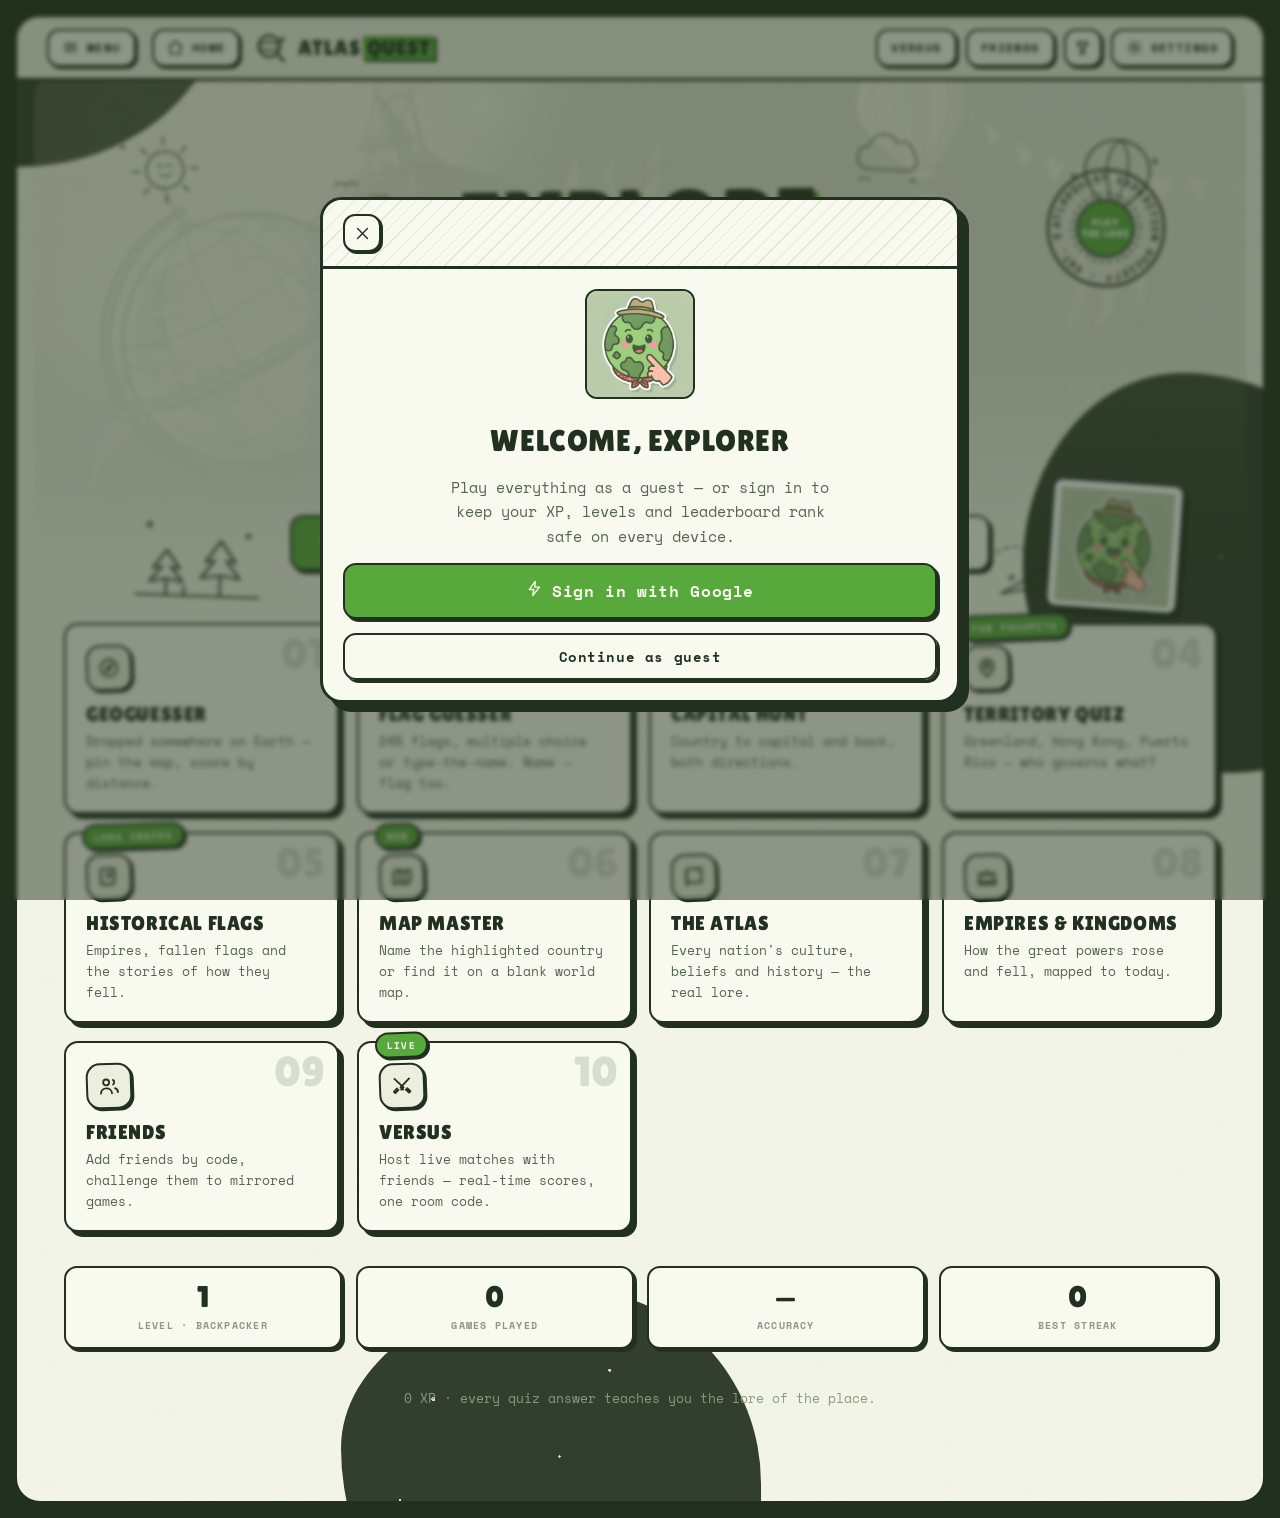
<file: index.html>
<!DOCTYPE html>
<html lang="en" data-theme="dark">
<head>
<meta charset="UTF-8">
<meta name="viewport" content="width=device-width, initial-scale=1.0, viewport-fit=cover">
<title>AtlasQuest — Explore the world. Learn its lore.</title>
<meta name="description" content="A free geography playground: GeoGuesser, flag quizzes, capitals, territories, historical flags and the lore of every nation.">
<link rel="icon" href="data:image/svg+xml,%3Csvg xmlns='http://www.w3.org/2000/svg' viewBox='0 0 64 64'%3E%3Crect width='64' height='64' rx='14' fill='%23171410'/%3E%3Ccircle cx='32' cy='32' r='19' fill='none' stroke='%23F5D920' stroke-width='4'/%3E%3Cellipse cx='32' cy='32' rx='19' ry='7' fill='none' stroke='%23F5D920' stroke-width='2.5'/%3E%3Cpath d='M45 45l9 9' stroke='%23F5D920' stroke-width='4' stroke-linecap='round'/%3E%3C/svg%3E">
<link rel="preload" href="assets/fonts/Anton-400.woff2" as="font" type="font/woff2" crossorigin>
<link rel="preload" href="assets/fonts/SpaceMono-400.woff2" as="font" type="font/woff2" crossorigin>
<link rel="stylesheet" href="vendor/leaflet/leaflet.css">
<link rel="stylesheet" href="css/styles.css">
</head>
<body>
  <div class="paper-frame">
    <div class="bg-orbs" aria-hidden="true">
      <div class="orb orb-1"></div>
      <div class="orb orb-2"></div>
      <div class="orb orb-3"></div>
      <div class="grid-lines"></div>
    </div>

    <header class="topbar" id="topbar">
      <button class="iconbtn labeled" id="drawerBtn" title="Menu" aria-label="Open menu" aria-expanded="false"><span class="btn-label">Menu</span></button>
      <a class="iconbtn labeled home-btn" id="homeBtn" href="#/" title="Home" aria-label="Home">
        <svg class="ico" viewBox="0 0 24 24" fill="none" stroke="currentColor" stroke-width="2" stroke-linecap="round" stroke-linejoin="round" aria-hidden="true"><path d="M3 10.5 12 3l9 7.5"/><path d="M5 9.5V21h14V9.5"/></svg>
        <span class="btn-label">Home</span>
      </a>
      <a class="brand" href="#/">
        <svg class="brand-globe" viewBox="0 0 40 40" fill="none" aria-hidden="true">
          <circle cx="18" cy="18" r="12.5" stroke="currentColor" stroke-width="2.6"/>
          <ellipse cx="18" cy="18" rx="12.5" ry="5" stroke="currentColor" stroke-width="2"/>
          <path d="M27.5 27.5 35 35" stroke="currentColor" stroke-width="3" stroke-linecap="round"/>
          <path d="M33 5.5l1.1 3.4 3.4 1.1-3.4 1.1-1.1 3.4-1.1-3.4-3.4-1.1 3.4-1.1z" fill="currentColor"/>
        </svg>
        <span class="brand-name">Atlas<b>Quest</b></span>
      </a>
      <div class="topbar-right">
        <a class="iconbtn labeled" id="versusBtn" href="#/versus" title="Versus — live matches"><span class="btn-label">Versus</span></a>
        <a class="iconbtn labeled" id="friendsBtn" href="#/friends" title="Friends"><span class="btn-label">Friends</span></a>
        <button class="iconbtn" id="lbBtn" title="Leaderboard" aria-label="Leaderboard"></button>
        <button class="iconbtn" id="settingsBtn" title="Settings" aria-label="Settings"><span class="btn-label">Settings</span></button>
      </div>
    </header>

    <main id="view" class="view" tabindex="-1"></main>

    <div class="drawer-scrim" id="drawerScrim" aria-hidden="true"></div>
    <aside class="drawer" id="drawer" aria-label="Menu">
      <div class="drawer-head">
        <button class="iconbtn" id="drawerClose" title="Close menu" aria-label="Close menu"></button>
      </div>
      <button class="profile-card" id="profileCard">
        <span class="profile-ava" id="profileAva"></span>
        <span class="profile-info">
          <span class="profile-name" id="profileName">Explorer</span>
          <span class="profile-lvl" id="profileLvl">Lv 1 · Backpacker</span>
        </span>
      </button>
      <div class="drawer-xp" id="xpChip" title="XP">
        <span class="xp-bar"><span class="xp-fill" style="width:0%"></span></span>
        <span class="drawer-xp-num" id="xpNum">0 XP</span>
      </div>
      <button class="account-row" id="accountRow" hidden></button>
      <nav class="drawer-nav" id="mainnav" aria-label="Main navigation"></nav>
      <div class="drawer-foot">AtlasQuest Expedition Society</div>
    </aside>

  <div id="modalRoot"></div>
  <div id="toastRoot" class="toast-root" aria-live="polite"></div>
  <canvas id="confetti" class="confetti-canvas" aria-hidden="true"></canvas>

  <script src="vendor/leaflet/leaflet.js"></script>
  <script src="vendor/topo/topojson-client.min.js"></script>
  <script src="vendor/mapillary/mapillary.js"></script>
  <script src="vendor/peerjs.min.js"></script>
  <script src="vendor/supabase.js"></script>
  <link rel="stylesheet" href="vendor/mapillary/mapillary.css">
  <script type="module" src="js/main.js"></script>
  <noscript>AtlasQuest needs JavaScript to run.</noscript>
  <aside class="lb-panel" id="lbPanel" aria-label="Leaderboard"></aside>

</body>
</html>
</file>
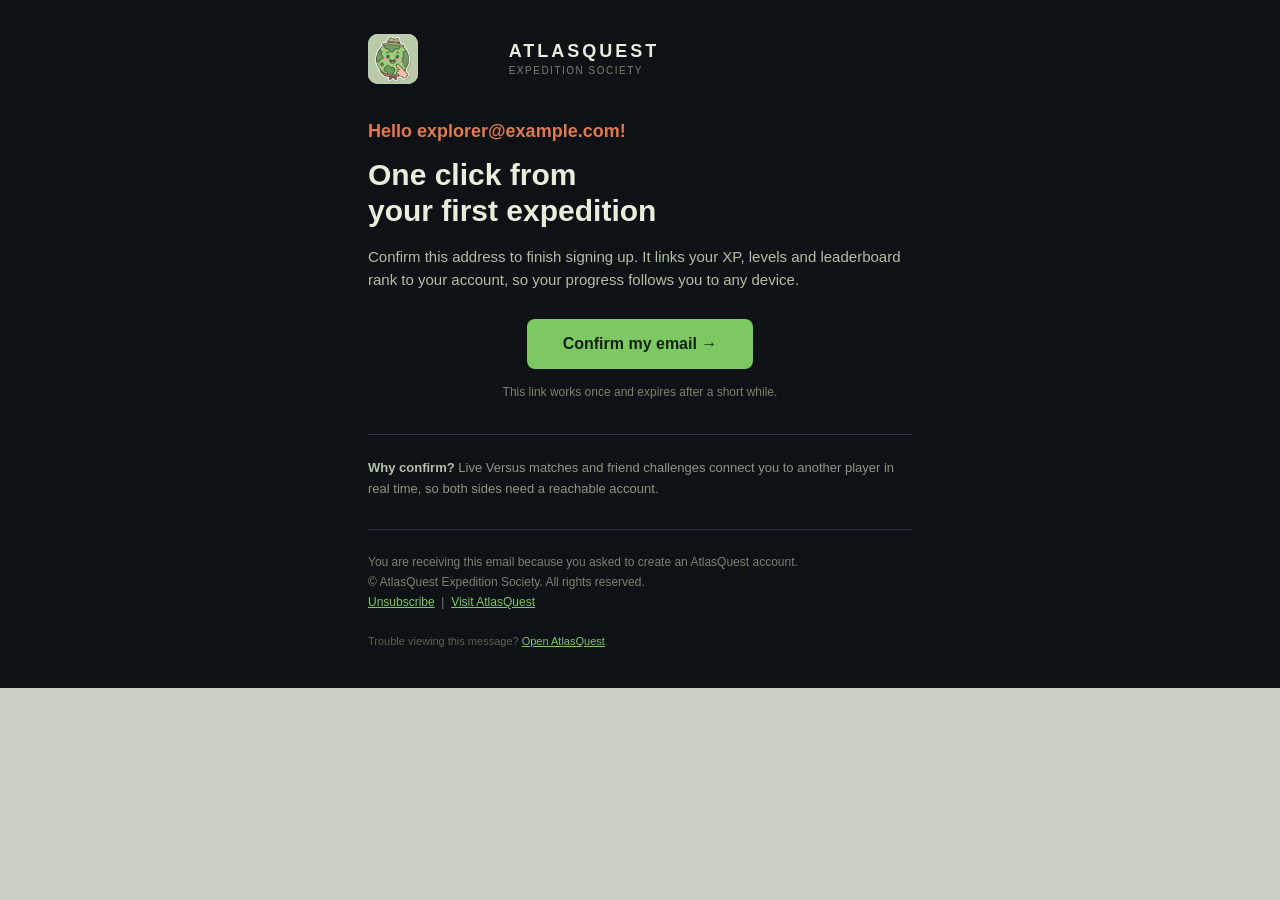
<file: email/preview-confirm-signup.html>
<!DOCTYPE html>
<!-- PREVIEW ONLY - the Supabase template is a fragment; this adds the wrapper Supabase supplies. -->
<html lang="en"><head><meta charset="utf-8"><meta name="viewport" content="width=device-width,initial-scale=1">
<meta name="color-scheme" content="dark"><title>AtlasQuest email preview</title></head>
<body style="margin:0;padding:0;background-color:#c9d0c4;">
<div style="display:none;max-height:0;max-width:0;overflow:hidden;opacity:0;color:transparent;">Confirm your email to finish setting up AtlasQuest.</div>

<table role="presentation" width="100%" cellpadding="0" cellspacing="0" border="0" bgcolor="#0e1116" style="background-color:#0e1116;width:100%;">
<tr>
<td align="center" style="padding:0;">

  <table role="presentation" width="100%" cellpadding="0" cellspacing="0" border="0" style="width:100%;max-width:600px;background-color:#0e1116;">

    <tr>
      <td style="padding:34px 28px 0;">
        <table role="presentation" width="100%" cellpadding="0" cellspacing="0" border="0">
          <tr>
            <td valign="middle" style="padding:0;">
              <table role="presentation" cellpadding="0" cellspacing="0" border="0">
                <tr>
                  <td align="center" bgcolor="#ffffff" style="background-color:#ffffff;border-radius:10px;width:50px;height:50px;">
                    <img src="https://abdulcoder18.github.io/AtlasQuest/assets/email/atlasquest-mascot.png" width="50" height="50" alt="AtlasQuest" style="display:block;width:50px;height:50px;border-radius:10px;border:0;outline:none;text-decoration:none;">
                  </td>
                </tr>
              </table>
            </td>
            <td valign="middle" style="padding:0 0 0 14px;">
              <div style="font-family:'Trebuchet MS',Verdana,Geneva,sans-serif;font-size:18px;font-weight:bold;letter-spacing:3px;color:#e5f0da;line-height:1;">ATLASQUEST</div>
              <div style="font-family:Verdana,Geneva,sans-serif;font-size:10px;letter-spacing:1.5px;color:#75856e;line-height:1;padding-top:6px;">EXPEDITION SOCIETY</div>
            </td>
          </tr>
        </table>
      </td>
    </tr>

    <tr>
      <td style="padding:36px 28px 0;">
        <div style="font-family:'Trebuchet MS',Verdana,Geneva,sans-serif;font-size:18px;font-weight:bold;color:#e2794f;line-height:1.3;">Hello explorer@example.com!</div>
      </td>
    </tr>

    <tr>
      <td style="padding:14px 28px 0;">
        <div style="font-family:'Trebuchet MS',Verdana,Geneva,sans-serif;font-size:30px;font-weight:bold;line-height:36px;color:#e5f0da;">One click from<br>your first expedition</div>
      </td>
    </tr>

    <tr>
      <td style="padding:16px 28px 0;">
        <div style="font-family:Verdana,Geneva,sans-serif;font-size:15px;line-height:23px;color:#afc2a6;">Confirm this address to finish signing up. It links your XP, levels and leaderboard rank to your account, so your progress follows you to any device.</div>
      </td>
    </tr>

    <tr>
      <td align="center" style="padding:28px 28px 0;">
        <table role="presentation" cellpadding="0" cellspacing="0" border="0" align="center">
          <tr>
            <td align="center" bgcolor="#7cc961" style="background-color:#7cc961;border-radius:8px;">
              <a href="https://abdulcoder18.github.io/AtlasQuest/#/flags" target="_blank" style="display:inline-block;padding:16px 36px;font-family:'Trebuchet MS',Verdana,Geneva,sans-serif;font-size:16px;font-weight:bold;color:#14200f;text-decoration:none;border-radius:8px;">Confirm my email&nbsp;&rarr;</a>
            </td>
          </tr>
        </table>
      </td>
    </tr>

    <tr>
      <td align="center" style="padding:14px 28px 0;">
        <div style="font-family:Verdana,Geneva,sans-serif;font-size:12px;line-height:19px;color:#75856e;">This link works once and expires after a short while.</div>
      </td>
    </tr>

    <tr>
      <td style="padding:32px 28px 0;">
        <table role="presentation" width="100%" cellpadding="0" cellspacing="0" border="0"><tr><td height="1" bgcolor="#2c3542" style="font-size:0;line-height:0;">&nbsp;</td></tr></table>
      </td>
    </tr>

    <tr>
      <td style="padding:22px 28px 0;">
        <div style="font-family:Verdana,Geneva,sans-serif;font-size:13px;line-height:21px;color:#8b9883;"><strong style="color:#afc2a6;">Why confirm?</strong> Live Versus matches and friend challenges connect you to another player in real time, so both sides need a reachable account.</div>
      </td>
    </tr>

    <tr>
      <td style="padding:30px 28px 38px;">
        <table role="presentation" width="100%" cellpadding="0" cellspacing="0" border="0"><tr><td height="1" bgcolor="#2c3542" style="font-size:0;line-height:0;">&nbsp;</td></tr></table>
        <div style="font-family:Verdana,Geneva,sans-serif;font-size:12px;line-height:20px;color:#75856e;padding-top:22px;">You are receiving this email because you asked to create an AtlasQuest account.<br>&copy; AtlasQuest Expedition Society. All rights reserved.<br><a href="https://abdulcoder18.github.io/AtlasQuest/" style="color:#7cc961;text-decoration:underline;">Unsubscribe</a>&nbsp;&nbsp;|&nbsp;&nbsp;<a href="https://abdulcoder18.github.io/AtlasQuest/" style="color:#7cc961;text-decoration:underline;">Visit AtlasQuest</a></div>
        <div style="font-family:Verdana,Geneva,sans-serif;font-size:11px;line-height:18px;color:#55654e;padding-top:20px;">Trouble viewing this message? <a href="https://abdulcoder18.github.io/AtlasQuest/#/flags" style="color:#7cc961;">Open AtlasQuest</a>.</div>
      </td>
    </tr>

  </table>

</td>
</tr>
</table>
</body></html>
</file>
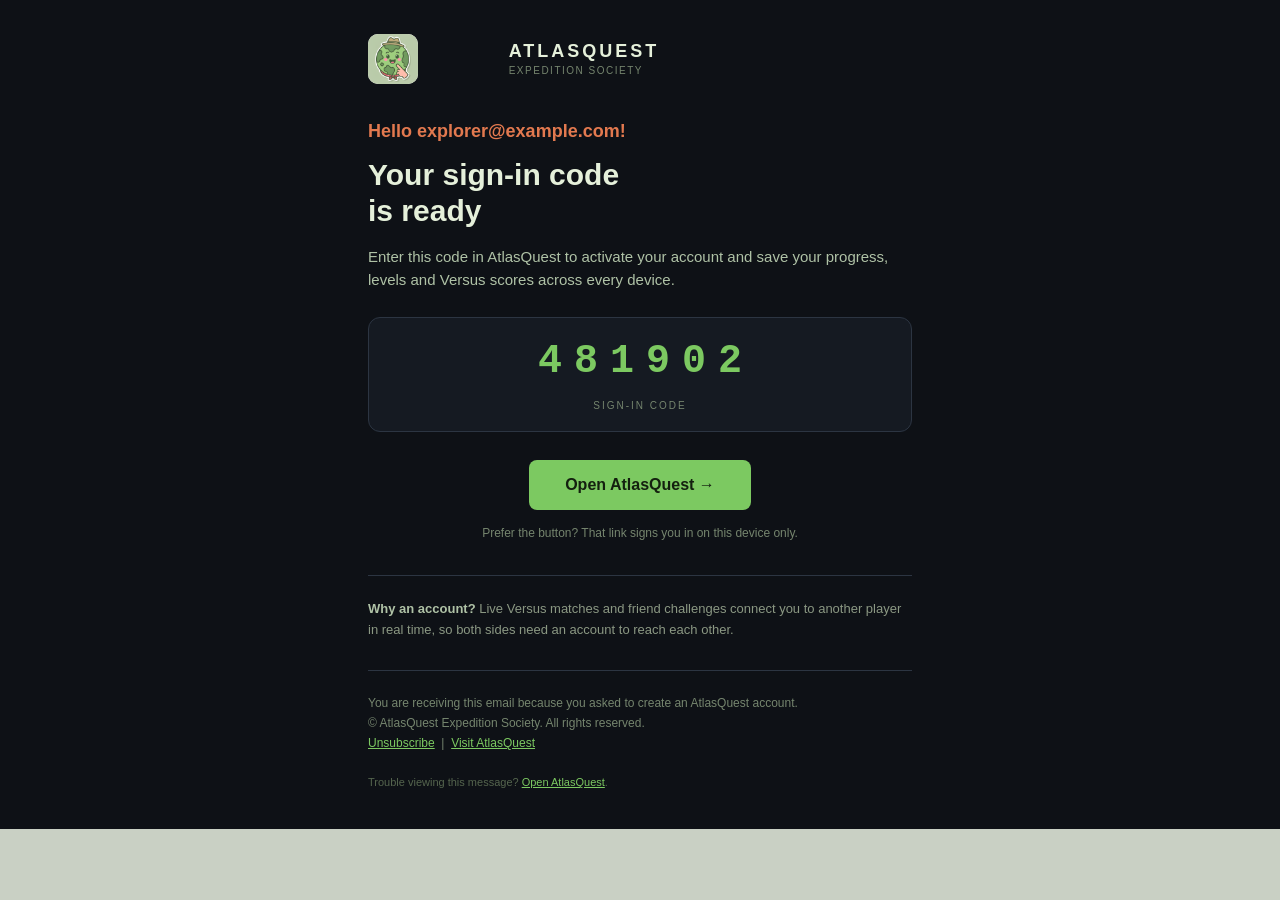
<file: email/preview.html>
<!DOCTYPE html>
<!-- PREVIEW ONLY - the Supabase template is a fragment; this adds the wrapper Supabase supplies. -->
<html lang="en"><head><meta charset="utf-8"><meta name="viewport" content="width=device-width,initial-scale=1">
<meta name="color-scheme" content="dark"><title>AtlasQuest email preview</title></head>
<body style="margin:0;padding:0;background-color:#c9d0c4;">
<div style="display:none;max-height:0;max-width:0;overflow:hidden;opacity:0;color:transparent;">481902 is your AtlasQuest sign-in code.</div>

<table role="presentation" width="100%" cellpadding="0" cellspacing="0" border="0" bgcolor="#0e1116" style="background-color:#0e1116;width:100%;">
<tr>
<td align="center" style="padding:0;">

  <table role="presentation" width="100%" cellpadding="0" cellspacing="0" border="0" style="width:100%;max-width:600px;background-color:#0e1116;">

    <tr>
      <td style="padding:34px 28px 0;">
        <table role="presentation" width="100%" cellpadding="0" cellspacing="0" border="0">
          <tr>
            <td valign="middle" style="padding:0;">
              <table role="presentation" cellpadding="0" cellspacing="0" border="0">
                <tr>
                  <td align="center" bgcolor="#ffffff" style="background-color:#ffffff;border-radius:10px;width:50px;height:50px;">
                    <img src="https://abdulcoder18.github.io/AtlasQuest/assets/email/atlasquest-mascot.png" width="50" height="50" alt="AtlasQuest" style="display:block;width:50px;height:50px;border-radius:10px;border:0;outline:none;text-decoration:none;">
                  </td>
                </tr>
              </table>
            </td>
            <td valign="middle" style="padding:0 0 0 14px;">
              <div style="font-family:'Trebuchet MS',Verdana,Geneva,sans-serif;font-size:18px;font-weight:bold;letter-spacing:3px;color:#e5f0da;line-height:1;">ATLASQUEST</div>
              <div style="font-family:Verdana,Geneva,sans-serif;font-size:10px;letter-spacing:1.5px;color:#75856e;line-height:1;padding-top:6px;">EXPEDITION SOCIETY</div>
            </td>
          </tr>
        </table>
      </td>
    </tr>

    <tr>
      <td style="padding:36px 28px 0;">
        <div style="font-family:'Trebuchet MS',Verdana,Geneva,sans-serif;font-size:18px;font-weight:bold;color:#e2794f;line-height:1.3;">Hello explorer@example.com!</div>
      </td>
    </tr>

    <tr>
      <td style="padding:14px 28px 0;">
        <div style="font-family:'Trebuchet MS',Verdana,Geneva,sans-serif;font-size:30px;font-weight:bold;line-height:36px;color:#e5f0da;">Your sign-in code<br>is ready</div>
      </td>
    </tr>

    <tr>
      <td style="padding:16px 28px 0;">
        <div style="font-family:Verdana,Geneva,sans-serif;font-size:15px;line-height:23px;color:#afc2a6;">Enter this code in AtlasQuest to activate your account and save your progress, levels and Versus scores across every device.</div>
      </td>
    </tr>

    <tr>
      <td style="padding:26px 28px 0;">
        <table role="presentation" width="100%" cellpadding="0" cellspacing="0" border="0" bgcolor="#151a22" style="background-color:#151a22;border:1px solid #2c3542;border-radius:12px;">
          <tr>
            <td align="center" style="padding:24px 12px 20px;">
              <div style="font-family:'Courier New',Courier,monospace;font-size:40px;font-weight:bold;letter-spacing:12px;color:#7cc961;line-height:1;padding-left:12px;">481902</div>
              <div style="font-family:Verdana,Geneva,sans-serif;font-size:10px;letter-spacing:2px;color:#75856e;padding-top:18px;text-transform:uppercase;">Sign-in code</div>
            </td>
          </tr>
        </table>
      </td>
    </tr>

    <tr>
      <td align="center" style="padding:28px 28px 0;">
        <table role="presentation" cellpadding="0" cellspacing="0" border="0" align="center">
          <tr>
            <td align="center" bgcolor="#7cc961" style="background-color:#7cc961;border-radius:8px;">
              <a href="https://abdulcoder18.github.io/AtlasQuest/#/flags" target="_blank" style="display:inline-block;padding:16px 36px;font-family:'Trebuchet MS',Verdana,Geneva,sans-serif;font-size:16px;font-weight:bold;color:#14200f;text-decoration:none;border-radius:8px;">Open AtlasQuest&nbsp;&rarr;</a>
            </td>
          </tr>
        </table>
      </td>
    </tr>

    <tr>
      <td align="center" style="padding:14px 28px 0;">
        <div style="font-family:Verdana,Geneva,sans-serif;font-size:12px;line-height:19px;color:#75856e;">Prefer the button? That link signs you in on this device only.</div>
      </td>
    </tr>

    <tr>
      <td style="padding:32px 28px 0;">
        <table role="presentation" width="100%" cellpadding="0" cellspacing="0" border="0"><tr><td height="1" bgcolor="#2c3542" style="font-size:0;line-height:0;">&nbsp;</td></tr></table>
      </td>
    </tr>

    <tr>
      <td style="padding:22px 28px 0;">
        <div style="font-family:Verdana,Geneva,sans-serif;font-size:13px;line-height:21px;color:#8b9883;"><strong style="color:#afc2a6;">Why an account?</strong> Live Versus matches and friend challenges connect you to another player in real time, so both sides need an account to reach each other.</div>
      </td>
    </tr>

    <tr>
      <td style="padding:30px 28px 38px;">
        <table role="presentation" width="100%" cellpadding="0" cellspacing="0" border="0"><tr><td height="1" bgcolor="#2c3542" style="font-size:0;line-height:0;">&nbsp;</td></tr></table>
        <div style="font-family:Verdana,Geneva,sans-serif;font-size:12px;line-height:20px;color:#75856e;padding-top:22px;">You are receiving this email because you asked to create an AtlasQuest account.<br>&copy; AtlasQuest Expedition Society. All rights reserved.<br><a href="https://abdulcoder18.github.io/AtlasQuest/" style="color:#7cc961;text-decoration:underline;">Unsubscribe</a>&nbsp;&nbsp;|&nbsp;&nbsp;<a href="https://abdulcoder18.github.io/AtlasQuest/" style="color:#7cc961;text-decoration:underline;">Visit AtlasQuest</a></div>
        <div style="font-family:Verdana,Geneva,sans-serif;font-size:11px;line-height:18px;color:#55654e;padding-top:20px;">Trouble viewing this message? <a href="https://abdulcoder18.github.io/AtlasQuest/#/flags" style="color:#7cc961;">Open AtlasQuest</a>.</div>
      </td>
    </tr>

  </table>

</td>
</tr>
</table>
</body></html>
</file>
<file: vendor/leaflet/leaflet.css>
/* required styles */

.leaflet-pane,
.leaflet-tile,
.leaflet-marker-icon,
.leaflet-marker-shadow,
.leaflet-tile-container,
.leaflet-pane > svg,
.leaflet-pane > canvas,
.leaflet-zoom-box,
.leaflet-image-layer,
.leaflet-layer {
	position: absolute;
	left: 0;
	top: 0;
	}
.leaflet-container {
	overflow: hidden;
	}
.leaflet-tile,
.leaflet-marker-icon,
.leaflet-marker-shadow {
	-webkit-user-select: none;
	   -moz-user-select: none;
	        user-select: none;
	  -webkit-user-drag: none;
	}
/* Prevents IE11 from highlighting tiles in blue */
.leaflet-tile::selection {
	background: transparent;
}
/* Safari renders non-retina tile on retina better with this, but Chrome is worse */
.leaflet-safari .leaflet-tile {
	image-rendering: -webkit-optimize-contrast;
	}
/* hack that prevents hw layers "stretching" when loading new tiles */
.leaflet-safari .leaflet-tile-container {
	width: 1600px;
	height: 1600px;
	-webkit-transform-origin: 0 0;
	}
.leaflet-marker-icon,
.leaflet-marker-shadow {
	display: block;
	}
/* .leaflet-container svg: reset svg max-width decleration shipped in Joomla! (joomla.org) 3.x */
/* .leaflet-container img: map is broken in FF if you have max-width: 100% on tiles */
.leaflet-container .leaflet-overlay-pane svg {
	max-width: none !important;
	max-height: none !important;
	}
.leaflet-container .leaflet-marker-pane img,
.leaflet-container .leaflet-shadow-pane img,
.leaflet-container .leaflet-tile-pane img,
.leaflet-container img.leaflet-image-layer,
.leaflet-container .leaflet-tile {
	max-width: none !important;
	max-height: none !important;
	width: auto;
	padding: 0;
	}

.leaflet-container img.leaflet-tile {
	/* See: https://bugs.chromium.org/p/chromium/issues/detail?id=600120 */
	mix-blend-mode: plus-lighter;
}

.leaflet-container.leaflet-touch-zoom {
	-ms-touch-action: pan-x pan-y;
	touch-action: pan-x pan-y;
	}
.leaflet-container.leaflet-touch-drag {
	-ms-touch-action: pinch-zoom;
	/* Fallback for FF which doesn't support pinch-zoom */
	touch-action: none;
	touch-action: pinch-zoom;
}
.leaflet-container.leaflet-touch-drag.leaflet-touch-zoom {
	-ms-touch-action: none;
	touch-action: none;
}
.leaflet-container {
	-webkit-tap-highlight-color: transparent;
}
.leaflet-container a {
	-webkit-tap-highlight-color: rgba(51, 181, 229, 0.4);
}
.leaflet-tile {
	filter: inherit;
	visibility: hidden;
	}
.leaflet-tile-loaded {
	visibility: inherit;
	}
.leaflet-zoom-box {
	width: 0;
	height: 0;
	-moz-box-sizing: border-box;
	     box-sizing: border-box;
	z-index: 800;
	}
/* workaround for https://bugzilla.mozilla.org/show_bug.cgi?id=888319 */
.leaflet-overlay-pane svg {
	-moz-user-select: none;
	}

.leaflet-pane         { z-index: 400; }

.leaflet-tile-pane    { z-index: 200; }
.leaflet-overlay-pane { z-index: 400; }
.leaflet-shadow-pane  { z-index: 500; }
.leaflet-marker-pane  { z-index: 600; }
.leaflet-tooltip-pane   { z-index: 650; }
.leaflet-popup-pane   { z-index: 700; }

.leaflet-map-pane canvas { z-index: 100; }
.leaflet-map-pane svg    { z-index: 200; }

.leaflet-vml-shape {
	width: 1px;
	height: 1px;
	}
.lvml {
	behavior: url(#default#VML);
	display: inline-block;
	position: absolute;
	}


/* control positioning */

.leaflet-control {
	position: relative;
	z-index: 800;
	pointer-events: visiblePainted; /* IE 9-10 doesn't have auto */
	pointer-events: auto;
	}
.leaflet-top,
.leaflet-bottom {
	position: absolute;
	z-index: 1000;
	pointer-events: none;
	}
.leaflet-top {
	top: 0;
	}
.leaflet-right {
	right: 0;
	}
.leaflet-bottom {
	bottom: 0;
	}
.leaflet-left {
	left: 0;
	}
.leaflet-control {
	float: left;
	clear: both;
	}
.leaflet-right .leaflet-control {
	float: right;
	}
.leaflet-top .leaflet-control {
	margin-top: 10px;
	}
.leaflet-bottom .leaflet-control {
	margin-bottom: 10px;
	}
.leaflet-left .leaflet-control {
	margin-left: 10px;
	}
.leaflet-right .leaflet-control {
	margin-right: 10px;
	}


/* zoom and fade animations */

.leaflet-fade-anim .leaflet-popup {
	opacity: 0;
	-webkit-transition: opacity 0.2s linear;
	   -moz-transition: opacity 0.2s linear;
	        transition: opacity 0.2s linear;
	}
.leaflet-fade-anim .leaflet-map-pane .leaflet-popup {
	opacity: 1;
	}
.leaflet-zoom-animated {
	-webkit-transform-origin: 0 0;
	    -ms-transform-origin: 0 0;
	        transform-origin: 0 0;
	}
svg.leaflet-zoom-animated {
	will-change: transform;
}

.leaflet-zoom-anim .leaflet-zoom-animated {
	-webkit-transition: -webkit-transform 0.25s cubic-bezier(0,0,0.25,1);
	   -moz-transition:    -moz-transform 0.25s cubic-bezier(0,0,0.25,1);
	        transition:         transform 0.25s cubic-bezier(0,0,0.25,1);
	}
.leaflet-zoom-anim .leaflet-tile,
.leaflet-pan-anim .leaflet-tile {
	-webkit-transition: none;
	   -moz-transition: none;
	        transition: none;
	}

.leaflet-zoom-anim .leaflet-zoom-hide {
	visibility: hidden;
	}


/* cursors */

.leaflet-interactive {
	cursor: pointer;
	}
.leaflet-grab {
	cursor: -webkit-grab;
	cursor:    -moz-grab;
	cursor:         grab;
	}
.leaflet-crosshair,
.leaflet-crosshair .leaflet-interactive {
	cursor: crosshair;
	}
.leaflet-popup-pane,
.leaflet-control {
	cursor: auto;
	}
.leaflet-dragging .leaflet-grab,
.leaflet-dragging .leaflet-grab .leaflet-interactive,
.leaflet-dragging .leaflet-marker-draggable {
	cursor: move;
	cursor: -webkit-grabbing;
	cursor:    -moz-grabbing;
	cursor:         grabbing;
	}

/* marker & overlays interactivity */
.leaflet-marker-icon,
.leaflet-marker-shadow,
.leaflet-image-layer,
.leaflet-pane > svg path,
.leaflet-tile-container {
	pointer-events: none;
	}

.leaflet-marker-icon.leaflet-interactive,
.leaflet-image-layer.leaflet-interactive,
.leaflet-pane > svg path.leaflet-interactive,
svg.leaflet-image-layer.leaflet-interactive path {
	pointer-events: visiblePainted; /* IE 9-10 doesn't have auto */
	pointer-events: auto;
	}

/* visual tweaks */

.leaflet-container {
	background: #ddd;
	outline-offset: 1px;
	}
.leaflet-container a {
	color: #0078A8;
	}
.leaflet-zoom-box {
	border: 2px dotted #38f;
	background: rgba(255,255,255,0.5);
	}


/* general typography */
.leaflet-container {
	font-family: "Helvetica Neue", Arial, Helvetica, sans-serif;
	font-size: 12px;
	font-size: 0.75rem;
	line-height: 1.5;
	}


/* general toolbar styles */

.leaflet-bar {
	box-shadow: 0 1px 5px rgba(0,0,0,0.65);
	border-radius: 4px;
	}
.leaflet-bar a {
	background-color: #fff;
	border-bottom: 1px solid #ccc;
	width: 26px;
	height: 26px;
	line-height: 26px;
	display: block;
	text-align: center;
	text-decoration: none;
	color: black;
	}
.leaflet-bar a,
.leaflet-control-layers-toggle {
	background-position: 50% 50%;
	background-repeat: no-repeat;
	display: block;
	}
.leaflet-bar a:hover,
.leaflet-bar a:focus {
	background-color: #f4f4f4;
	}
.leaflet-bar a:first-child {
	border-top-left-radius: 4px;
	border-top-right-radius: 4px;
	}
.leaflet-bar a:last-child {
	border-bottom-left-radius: 4px;
	border-bottom-right-radius: 4px;
	border-bottom: none;
	}
.leaflet-bar a.leaflet-disabled {
	cursor: default;
	background-color: #f4f4f4;
	color: #bbb;
	}

.leaflet-touch .leaflet-bar a {
	width: 30px;
	height: 30px;
	line-height: 30px;
	}
.leaflet-touch .leaflet-bar a:first-child {
	border-top-left-radius: 2px;
	border-top-right-radius: 2px;
	}
.leaflet-touch .leaflet-bar a:last-child {
	border-bottom-left-radius: 2px;
	border-bottom-right-radius: 2px;
	}

/* zoom control */

.leaflet-control-zoom-in,
.leaflet-control-zoom-out {
	font: bold 18px 'Lucida Console', Monaco, monospace;
	text-indent: 1px;
	}

.leaflet-touch .leaflet-control-zoom-in, .leaflet-touch .leaflet-control-zoom-out  {
	font-size: 22px;
	}


/* layers control */

.leaflet-control-layers {
	box-shadow: 0 1px 5px rgba(0,0,0,0.4);
	background: #fff;
	border-radius: 5px;
	}
.leaflet-control-layers-toggle {
	background-image: url(images/layers.png);
	width: 36px;
	height: 36px;
	}
.leaflet-retina .leaflet-control-layers-toggle {
	background-image: url(images/layers-2x.png);
	background-size: 26px 26px;
	}
.leaflet-touch .leaflet-control-layers-toggle {
	width: 44px;
	height: 44px;
	}
.leaflet-control-layers .leaflet-control-layers-list,
.leaflet-control-layers-expanded .leaflet-control-layers-toggle {
	display: none;
	}
.leaflet-control-layers-expanded .leaflet-control-layers-list {
	display: block;
	position: relative;
	}
.leaflet-control-layers-expanded {
	padding: 6px 10px 6px 6px;
	color: #333;
	background: #fff;
	}
.leaflet-control-layers-scrollbar {
	overflow-y: scroll;
	overflow-x: hidden;
	padding-right: 5px;
	}
.leaflet-control-layers-selector {
	margin-top: 2px;
	position: relative;
	top: 1px;
	}
.leaflet-control-layers label {
	display: block;
	font-size: 13px;
	font-size: 1.08333em;
	}
.leaflet-control-layers-separator {
	height: 0;
	border-top: 1px solid #ddd;
	margin: 5px -10px 5px -6px;
	}

/* Default icon URLs */
.leaflet-default-icon-path { /* used only in path-guessing heuristic, see L.Icon.Default */
	background-image: url(images/marker-icon.png);
	}


/* attribution and scale controls */

.leaflet-container .leaflet-control-attribution {
	background: #fff;
	background: rgba(255, 255, 255, 0.8);
	margin: 0;
	}
.leaflet-control-attribution,
.leaflet-control-scale-line {
	padding: 0 5px;
	color: #333;
	line-height: 1.4;
	}
.leaflet-control-attribution a {
	text-decoration: none;
	}
.leaflet-control-attribution a:hover,
.leaflet-control-attribution a:focus {
	text-decoration: underline;
	}
.leaflet-attribution-flag {
	display: inline !important;
	vertical-align: baseline !important;
	width: 1em;
	height: 0.6669em;
	}
.leaflet-left .leaflet-control-scale {
	margin-left: 5px;
	}
.leaflet-bottom .leaflet-control-scale {
	margin-bottom: 5px;
	}
.leaflet-control-scale-line {
	border: 2px solid #777;
	border-top: none;
	line-height: 1.1;
	padding: 2px 5px 1px;
	white-space: nowrap;
	-moz-box-sizing: border-box;
	     box-sizing: border-box;
	background: rgba(255, 255, 255, 0.8);
	text-shadow: 1px 1px #fff;
	}
.leaflet-control-scale-line:not(:first-child) {
	border-top: 2px solid #777;
	border-bottom: none;
	margin-top: -2px;
	}
.leaflet-control-scale-line:not(:first-child):not(:last-child) {
	border-bottom: 2px solid #777;
	}

.leaflet-touch .leaflet-control-attribution,
.leaflet-touch .leaflet-control-layers,
.leaflet-touch .leaflet-bar {
	box-shadow: none;
	}
.leaflet-touch .leaflet-control-layers,
.leaflet-touch .leaflet-bar {
	border: 2px solid rgba(0,0,0,0.2);
	background-clip: padding-box;
	}


/* popup */

.leaflet-popup {
	position: absolute;
	text-align: center;
	margin-bottom: 20px;
	}
.leaflet-popup-content-wrapper {
	padding: 1px;
	text-align: left;
	border-radius: 12px;
	}
.leaflet-popup-content {
	margin: 13px 24px 13px 20px;
	line-height: 1.3;
	font-size: 13px;
	font-size: 1.08333em;
	min-height: 1px;
	}
.leaflet-popup-content p {
	margin: 17px 0;
	margin: 1.3em 0;
	}
.leaflet-popup-tip-container {
	width: 40px;
	height: 20px;
	position: absolute;
	left: 50%;
	margin-top: -1px;
	margin-left: -20px;
	overflow: hidden;
	pointer-events: none;
	}
.leaflet-popup-tip {
	width: 17px;
	height: 17px;
	padding: 1px;

	margin: -10px auto 0;
	pointer-events: auto;

	-webkit-transform: rotate(45deg);
	   -moz-transform: rotate(45deg);
	    -ms-transform: rotate(45deg);
	        transform: rotate(45deg);
	}
.leaflet-popup-content-wrapper,
.leaflet-popup-tip {
	background: white;
	color: #333;
	box-shadow: 0 3px 14px rgba(0,0,0,0.4);
	}
.leaflet-container a.leaflet-popup-close-button {
	position: absolute;
	top: 0;
	right: 0;
	border: none;
	text-align: center;
	width: 24px;
	height: 24px;
	font: 16px/24px Tahoma, Verdana, sans-serif;
	color: #757575;
	text-decoration: none;
	background: transparent;
	}
.leaflet-container a.leaflet-popup-close-button:hover,
.leaflet-container a.leaflet-popup-close-button:focus {
	color: #585858;
	}
.leaflet-popup-scrolled {
	overflow: auto;
	}

.leaflet-oldie .leaflet-popup-content-wrapper {
	-ms-zoom: 1;
	}
.leaflet-oldie .leaflet-popup-tip {
	width: 24px;
	margin: 0 auto;

	-ms-filter: "progid:DXImageTransform.Microsoft.Matrix(M11=0.70710678, M12=0.70710678, M21=-0.70710678, M22=0.70710678)";
	filter: progid:DXImageTransform.Microsoft.Matrix(M11=0.70710678, M12=0.70710678, M21=-0.70710678, M22=0.70710678);
	}

.leaflet-oldie .leaflet-control-zoom,
.leaflet-oldie .leaflet-control-layers,
.leaflet-oldie .leaflet-popup-content-wrapper,
.leaflet-oldie .leaflet-popup-tip {
	border: 1px solid #999;
	}


/* div icon */

.leaflet-div-icon {
	background: #fff;
	border: 1px solid #666;
	}


/* Tooltip */
/* Base styles for the element that has a tooltip */
.leaflet-tooltip {
	position: absolute;
	padding: 6px;
	background-color: #fff;
	border: 1px solid #fff;
	border-radius: 3px;
	color: #222;
	white-space: nowrap;
	-webkit-user-select: none;
	-moz-user-select: none;
	-ms-user-select: none;
	user-select: none;
	pointer-events: none;
	box-shadow: 0 1px 3px rgba(0,0,0,0.4);
	}
.leaflet-tooltip.leaflet-interactive {
	cursor: pointer;
	pointer-events: auto;
	}
.leaflet-tooltip-top:before,
.leaflet-tooltip-bottom:before,
.leaflet-tooltip-left:before,
.leaflet-tooltip-right:before {
	position: absolute;
	pointer-events: none;
	border: 6px solid transparent;
	background: transparent;
	content: "";
	}

/* Directions */

.leaflet-tooltip-bottom {
	margin-top: 6px;
}
.leaflet-tooltip-top {
	margin-top: -6px;
}
.leaflet-tooltip-bottom:before,
.leaflet-tooltip-top:before {
	left: 50%;
	margin-left: -6px;
	}
.leaflet-tooltip-top:before {
	bottom: 0;
	margin-bottom: -12px;
	border-top-color: #fff;
	}
.leaflet-tooltip-bottom:before {
	top: 0;
	margin-top: -12px;
	margin-left: -6px;
	border-bottom-color: #fff;
	}
.leaflet-tooltip-left {
	margin-left: -6px;
}
.leaflet-tooltip-right {
	margin-left: 6px;
}
.leaflet-tooltip-left:before,
.leaflet-tooltip-right:before {
	top: 50%;
	margin-top: -6px;
	}
.leaflet-tooltip-left:before {
	right: 0;
	margin-right: -12px;
	border-left-color: #fff;
	}
.leaflet-tooltip-right:before {
	left: 0;
	margin-left: -12px;
	border-right-color: #fff;
	}

/* Printing */

@media print {
	/* Prevent printers from removing background-images of controls. */
	.leaflet-control {
		-webkit-print-color-adjust: exact;
		print-color-adjust: exact;
		}
	}
</file>
<file: css/styles.css>
/* ============================================================
   ATLASQUEST — "INK & PAPER" MANGA EDITION
   Retro 2D black-and-white manga style.
   Paper + ink + screentone + hard offset shadows.
   Light = Paper Edition · Dark = Night Edition.
   Spec: design/MANGA-DESIGN.md
   ============================================================ */

/* ---------- Fonts (bundled, OFL) ---------- */
@font-face {
  font-family: "Lilita One";
  src: url("../assets/fonts/LilitaOne-400.woff2") format("woff2");
  font-weight: 400; font-style: normal; font-display: swap;
}
@font-face {
  font-family: "Anton";
  src: url("../assets/fonts/Anton-400.woff2") format("woff2");
  font-weight: 400; font-style: normal; font-display: swap;
}
@font-face {
  font-family: "Space Mono";
  src: url("../assets/fonts/SpaceMono-400.woff2") format("woff2");
  font-weight: 400; font-style: normal; font-display: swap;
}
@font-face {
  font-family: "Space Mono";
  src: url("../assets/fonts/SpaceMono-700.woff2") format("woff2");
  font-weight: 700; font-style: normal; font-display: swap;
}
@font-face {
  font-family: "Space Mono";
  src: url("../assets/fonts/SpaceMono-400-italic.woff2") format("woff2");
  font-weight: 400; font-style: italic; font-display: swap;
}

/* ---------- Tokens ---------- */
:root {
  --font-display: "Lilita One", "Arial Rounded MT Bold", "Comic Sans MS", sans-serif;
  --font-mono: "Space Mono", ui-monospace, "Cascadia Mono", Consolas, monospace;
  --radius: 14px;
  --radius-lg: 22px;
  --topbar-h: 64px;
  --tr-fast: .15s cubic-bezier(.4, 0, .2, 1);
  --tr: .22s cubic-bezier(.4, 0, .2, 1);
  --tr-spring: .32s cubic-bezier(.34, 1.56, .64, 1);
  --bw: 2.5px;                     /* base ink border width */
  --plate: #fff;                   /* fixed white flag plate, both themes */
  --ink-on-white: #16210f;         /* text sitting on --plate */
  --ink-on-white-soft: #55654e;
  --hard-shadow: 5px 5px 0 var(--shadow-ink);
  --hard-shadow-sm: 3px 3px 0 var(--shadow-ink);
  --hard-shadow-lg: 9px 9px 0 var(--shadow-ink);
}

html[data-theme="dark"] {
  color-scheme: dark;
  --paper: #131a12;
  --paper-2: #1b251a;
  --paper-3: #243023;
  --ink: #e5f0da;
  --ink-soft: #afc2a6;
  --ink-faint: #75856e;
  --shadow-ink: #000;
  --accent: #7cc961;
  --accent-ink: #14200f;
  --stamp: #e2794f;
  --ok: #7cc961;
  --bad: #e2794f;
  --focus-ring: 0 0 0 3px rgba(124, 201, 97, .5);
  --scrim: rgba(6, 10, 6, .78);
  --screentone: rgba(229, 240, 218, .13);
}
html[data-theme="light"] {
  color-scheme: light;
  --paper: #ecefdf;
  --paper-2: #f8faf0;
  --paper-3: #e0e8d2;
  --ink: #22301f;
  --ink-soft: #55654e;
  --ink-faint: #8b9883;
  --shadow-ink: #22301f;
  --accent: #58a93c;
  --accent-ink: #f8faf0;
  --stamp: #d95d39;
  --ok: #22301f;
  --bad: #d95d39;
  --focus-ring: 0 0 0 3px rgba(88, 169, 60, .4);
  --scrim: rgba(34, 48, 31, .5);
  --screentone: rgba(34, 48, 31, .12);
}

/* ---------- Base ---------- */
* { box-sizing: border-box; }
html, body { margin: 0; padding: 0; }
html { scroll-behavior: smooth; }
body {
  font-family: var(--font-mono);
  background: var(--shadow-ink);
  color: var(--ink);
  min-height: 100vh;
  overflow-x: hidden;
  -webkit-font-smoothing: antialiased;
  transition: background var(--tr);
}
::selection { background: var(--accent); color: var(--accent-ink); }

/* rectangular leaf-green scrollbars */
* { scrollbar-width: thin; scrollbar-color: var(--accent) var(--paper-3); }
::-webkit-scrollbar { width: 12px; height: 12px; }
::-webkit-scrollbar-track { background: var(--paper-3); }
::-webkit-scrollbar-thumb { background: var(--accent); border: 3px solid var(--paper-3); }
::-webkit-scrollbar-thumb:hover { background: var(--ink); }
::-webkit-scrollbar-corner { background: var(--paper-3); }

/* paper grain over the black desk */
body::before {
  content: ""; position: fixed; inset: 0; z-index: 0; pointer-events: none;
  background-image: radial-gradient(rgba(255,255,255,.05) 1px, transparent 1.1px);
  background-size: 5px 5px;
  mix-blend-mode: overlay;
}

img { max-width: 100%; }
button { font-family: inherit; }

/* the paper sheet everything sits on */
.paper-frame {
  position: relative; z-index: 1;
  margin: 14px;
  background: var(--paper);
  background-image: url("../assets/gen/background-quiz-web.jpg");
  background-size: 900px;
  background-blend-mode: soft-light;
  border: 3px solid var(--ink);
  border-radius: 26px;
  box-shadow: var(--hard-shadow-lg);
  min-height: calc(100vh - 28px);
  transition: background var(--tr), border-color var(--tr);
}

/* ---------- background blobs (ink blobs w/ stars) ---------- */
.bg-orbs { position: absolute; inset: 0; z-index: 0; overflow: hidden; pointer-events: none; border-radius: 23px; }
.orb {
  position: absolute; background: var(--ink); opacity: .92;
  border-radius: 58% 42% 55% 45% / 55% 48% 52% 45%;
  animation: blobMorph 22s ease-in-out infinite alternate;
  transition: background var(--tr);
}
html[data-theme="dark"] .orb { background: var(--paper-3); opacity: .55; }
.orb-1 { width: 380px; height: 350px; top: -200px; left: -170px; }
.orb-2 { width: 380px; height: 400px; top: 24%; right: -140px; border-radius: 42% 58% 45% 55% / 48% 55% 45% 52%; animation-delay: -7s; animation-duration: 26s; }
.orb-3 { width: 420px; height: 360px; bottom: -150px; left: 26%; border-radius: 55% 45% 60% 40% / 45% 55% 42% 58%; animation-delay: -13s; animation-duration: 30s; }
@keyframes blobMorph {
  0% { border-radius: 58% 42% 55% 45% / 55% 48% 52% 45%; transform: translate(0,0) rotate(0deg) scale(1); }
  50% { border-radius: 45% 55% 48% 52% / 52% 45% 55% 48%; transform: translate(24px, -18px) rotate(2.5deg) scale(1.05); }
  100% { border-radius: 52% 48% 58% 42% / 48% 52% 45% 55%; transform: translate(-16px, 20px) rotate(-2deg) scale(.97); }
}
/* star specks painted over blobs */
.orb::after {
  content: ""; position: absolute; inset: 0;
  background-image:
    radial-gradient(circle 2px at 22% 30%, var(--paper) 98%, transparent),
    radial-gradient(circle 1.5px at 64% 22%, var(--paper) 98%, transparent),
    radial-gradient(circle 1.5px at 78% 62%, var(--paper) 98%, transparent),
    radial-gradient(circle 2px at 40% 74%, var(--paper) 98%, transparent),
    radial-gradient(circle 1.2px at 52% 46%, var(--paper) 98%, transparent),
    radial-gradient(circle 1.2px at 14% 58%, var(--paper) 98%, transparent);
  opacity: .9;
}
.grid-lines { position: absolute; inset: 0;
  background-image: radial-gradient(var(--screentone) 1px, transparent 1.3px);
  background-size: 9px 9px;
  mask-image: radial-gradient(ellipse 90% 55% at 50% 0%, #000 25%, transparent 72%);
}

.view { position: relative; z-index: 2; min-height: calc(100vh - var(--topbar-h) - 60px); padding: 26px clamp(16px, 4vw, 44px) 80px; max-width: 1240px; margin: 0 auto; outline: none; }

/* ---------- route transition ---------- */
@keyframes riseIn { from { opacity: 0; transform: translateY(12px) rotate(.2deg); } to { opacity: 1; transform: translateY(0) rotate(0); } }
@keyframes fadeInSoft { from { opacity: 0; } to { opacity: 1; } }
.view-anim > * { animation: riseIn .4s cubic-bezier(.22, 1, .36, 1) both; }
.view-anim > .page-bg { animation: none; } /* riseIn's fill-mode would lock opacity to 1 */
.view-anim .mode-grid > *, .view-anim .stat-strip > *, .view-anim .hero-cta > * { animation: riseIn .45s cubic-bezier(.22, 1, .36, 1) both; }
.view-anim .mode-grid > *:nth-child(1) { animation-delay: .05s; }
.view-anim .mode-grid > *:nth-child(2) { animation-delay: .1s; }
.view-anim .mode-grid > *:nth-child(3) { animation-delay: .15s; }
.view-anim .mode-grid > *:nth-child(4) { animation-delay: .2s; }
.view-anim .mode-grid > *:nth-child(5) { animation-delay: .25s; }
.view-anim .mode-grid > *:nth-child(6) { animation-delay: .3s; }
.view-anim .mode-grid > *:nth-child(7) { animation-delay: .35s; }
.view-anim .mode-grid > *:nth-child(8) { animation-delay: .4s; }
.view-anim .stat-strip > *:nth-child(2) { animation-delay: .07s; }
.view-anim .stat-strip > *:nth-child(3) { animation-delay: .14s; }
.view-anim .stat-strip > *:nth-child(4) { animation-delay: .21s; }

@media (prefers-reduced-motion: reduce) {
  *, *::before, *::after { animation-duration: .01ms !important; animation-iteration-count: 1 !important; transition-duration: .01ms !important; scroll-behavior: auto !important; }
}

/* ---------- Topbar ---------- */
.topbar {
  position: sticky; top: 0; z-index: 900;
  display: flex; align-items: center; gap: 14px;
  height: var(--topbar-h); padding: 0 clamp(14px, 3vw, 30px);
  background: var(--paper);
  border-bottom: 3px solid var(--ink);
  border-radius: 22px 22px 0 0;
  transition: background var(--tr);
}
.brand { display: flex; align-items: center; gap: 10px; text-decoration: none; color: var(--ink); margin-right: auto; }
.brand-globe { width: 34px; height: 34px; color: var(--ink); }
.brand-name { font-family: var(--font-display); font-size: 1.3rem; letter-spacing: .04em; text-transform: uppercase; }
.brand-name b { color: var(--ink); font-weight: 400; background: var(--accent); padding: 0 4px; margin-left: 2px; box-shadow: 2px 2px 0 var(--shadow-ink); }

.topbar-right { display: flex; align-items: center; gap: 9px; }
.iconbtn {
  display: inline-flex; align-items: center; justify-content: center;
  height: 38px; min-width: 38px; border: var(--bw) solid var(--ink); border-radius: 12px;
  background: var(--paper-2); color: var(--ink); cursor: pointer;
  text-decoration: none;
  box-shadow: 2px 2px 0 var(--shadow-ink);
  transition: transform var(--tr-fast), box-shadow var(--tr-fast), background var(--tr-fast), color var(--tr-fast);
}
.iconbtn:hover { transform: translate(-1px, -1px); box-shadow: 3px 3px 0 var(--shadow-ink); background: var(--accent); color: var(--accent-ink); }
.iconbtn:active { transform: translate(2px, 2px); box-shadow: none; }
.iconbtn .ico { width: 17px; height: 17px; }
.iconbtn.labeled, .iconbtn.with-label { width: auto; padding: 0 13px; gap: 8px; }
.iconbtn .btn-label { font-size: .74rem; font-weight: 700; letter-spacing: .12em; text-transform: uppercase; }
/* Home sits at the front of the topbar so every mode has a way back without
   opening the drawer. Always visible, including on the home page itself. */
.home-btn:focus-visible { outline: none; box-shadow: var(--focus-ring), 2px 2px 0 var(--shadow-ink); }
@media (max-width: 560px) {
  .home-btn .btn-label { display: none; }
  .home-btn { width: 38px; padding: 0; }
  .brand-name { font-size: 1.05rem; }
}
.chip {
  display: inline-flex; align-items: center; gap: 8px; height: 34px;
  padding: 0 11px; border: 2px solid var(--ink); border-radius: 10px;
  background: var(--paper-2); color: var(--ink);
  font-weight: 700; font-size: .8rem; letter-spacing: .05em;
  cursor: pointer; box-shadow: 2px 2px 0 var(--shadow-ink);
  transition: transform var(--tr-fast), box-shadow var(--tr-fast), background var(--tr-fast);
}
.chip:hover { transform: translate(-1px, -1px); box-shadow: 3px 3px 0 var(--shadow-ink); }
.chip:active { transform: translate(2px, 2px); box-shadow: none; }
.drawer-btn { margin-right: 2px; }

/* ---------- Drawer (left slide-out) ---------- */
.drawer-scrim {
  position: fixed; inset: 0; z-index: 1150; background: var(--scrim);
  opacity: 0; pointer-events: none; transition: opacity var(--tr);
}
.drawer-scrim.open { opacity: 1; pointer-events: auto; }
.drawer {
  position: fixed; top: 14px; bottom: 14px; left: 14px; width: 276px; z-index: 1200;
  display: flex; flex-direction: column;
  background: var(--paper-2); border: 3px solid var(--ink); border-radius: 22px;
  box-shadow: 12px 12px 0 rgba(0,0,0,.4);
  transform: translateX(calc(-100% - 40px));
  transition: transform .32s cubic-bezier(.22, 1, .36, 1);
}
.drawer.open { transform: translateX(0); }
.drawer-head { display: flex; justify-content: flex-end; padding: 12px 14px 0; position: relative; }
.drawer::before {
  content: ""; position: absolute; inset: 0; pointer-events: none; border-radius: 19px;
  background-image: radial-gradient(var(--screentone) 1px, transparent 1.3px);
  background-size: 9px 9px;
}
.profile-card {
  position: relative; display: flex; align-items: center; gap: 12px;
  margin: 16px 14px 0; padding: 12px; text-align: left;
  background: var(--paper); border: var(--bw) solid var(--ink); border-radius: 15px;
  box-shadow: 3px 3px 0 var(--shadow-ink); cursor: pointer; color: var(--ink);
  transition: transform var(--tr-fast), box-shadow var(--tr-fast);
}
.profile-card:hover { transform: translate(-1px, -1px); box-shadow: 4px 4px 0 var(--shadow-ink); }
.profile-card .profile-ava .avatar-circle { border: 2.5px solid var(--ink); }
.profile-info { display: flex; flex-direction: column; gap: 3px; min-width: 0; }
.profile-name { font-weight: 700; text-transform: uppercase; letter-spacing: .03em; font-size: .92rem; }
.profile-lvl { font-size: .68rem; color: var(--ink-soft); font-weight: 700; letter-spacing: .04em; }
.drawer-xp {
  position: relative; display: flex; align-items: center; gap: 10px;
  margin: 10px 14px 0; padding: 9px 12px;
  background: var(--accent); border: var(--bw) solid var(--ink); border-radius: 13px;
  box-shadow: 3px 3px 0 var(--shadow-ink);
}
.drawer-xp .xp-bar { flex: 1; height: 11px; background: var(--paper-2); border: 2px solid var(--ink); border-radius: 99px; overflow: hidden; }
.drawer-xp .xp-fill { display: block; height: 100%; background: var(--ink); border-radius: 99px; transition: width .5s cubic-bezier(.22,1,.36,1); }
.drawer-xp-num { font-size: .68rem; font-weight: 700; color: var(--accent-ink); white-space: nowrap; }
.account-row {
  position: relative; display: flex; align-items: center; gap: 10px;
  margin: 10px 14px 0; padding: 10px 12px; width: calc(100% - 28px);
  background: var(--paper); border: 2px dashed var(--ink); border-radius: 13px;
  color: var(--ink); cursor: pointer; text-align: left; font-family: var(--font-mono);
  transition: transform var(--tr-fast), box-shadow var(--tr-fast), background var(--tr-fast);
}
.account-row:hover { transform: translate(-1px, -1px); box-shadow: 3px 3px 0 var(--shadow-ink); background: var(--accent); color: var(--accent-ink); }
.account-row[hidden] { display: none; }
.account-row .ico { width: 16px; height: 16px; flex: none; }
.account-label { font-size: .72rem; font-weight: 700; letter-spacing: .06em; text-transform: uppercase; }
.account-email { display: block; font-size: .66rem; opacity: .8; max-width: 150px; white-space: nowrap; overflow: hidden; text-overflow: ellipsis; }
.drawer-nav {
  position: relative; display: flex; flex-direction: column; gap: 3px;
  margin: 14px 14px 0; padding: 8px; overflow-y: auto; flex: 1;
  background: var(--paper); border: var(--bw) solid var(--ink); border-radius: 15px;
}
.drawer-nav .navlink {
  display: flex; align-items: center; gap: 10px;
  padding: 10px 13px; border: var(--bw) solid transparent;
  color: var(--ink-soft); text-decoration: none;
  font-size: .82rem; font-weight: 700; letter-spacing: .1em; text-transform: uppercase;
  cursor: pointer; background: none;
  transition: color var(--tr-fast), background var(--tr-fast), border-color var(--tr-fast), transform var(--tr-fast), box-shadow var(--tr-fast);
}
.drawer-nav .navlink:hover { color: var(--ink); border-color: var(--ink); box-shadow: 2px 2px 0 var(--shadow-ink); transform: translate(-1px, -1px); }
.drawer-nav .navlink.active { color: var(--accent-ink); background: var(--accent); border-color: var(--ink); box-shadow: 2px 2px 0 var(--shadow-ink); }
.drawer-nav .navlink .ico { width: 16px; height: 16px; flex: none; }
.nav-badge {
  margin-left: auto; min-width: 20px; padding: 1px 6px; border-radius: 99px;
  background: var(--stamp); color: var(--paper); border: 2px solid var(--ink);
  font-size: .66rem; font-weight: 800; text-align: center; line-height: 1.3;
}
.nav-badge[hidden] { display: none; }
.seg.wrap { flex-wrap: wrap; }
.lb-panel {
  position: fixed; top: 14px; bottom: 14px; right: 14px; width: 310px; z-index: 1200;
  display: flex; flex-direction: column;
  background: var(--paper-2); border: 3px solid var(--ink); border-radius: 22px;
  box-shadow: -12px 12px 0 rgba(0,0,0,.4);
  transform: translateX(calc(100% + 40px));
  transition: transform .32s cubic-bezier(.22, 1, .36, 1);
  overflow-y: auto; padding: 16px 16px 14px;
}
.lb-panel.open { transform: translateX(0); }
.lb-panel h3 { font-family: var(--font-display); font-weight: 400; text-transform: uppercase; letter-spacing: .03em; }
.lb-tabs { display: flex; gap: 5px; margin: 10px 0 12px; }
.lb-sec { margin-bottom: 6px; }
.lb-panel .friend-row, .global-board .gb-row { padding: 8px 9px; }
body.in-geo .lb-panel, body.in-versus .lb-panel, body.in-mapgame .lb-panel { display: none; }
.lb-btn-active { background: var(--accent) !important; color: var(--accent-ink) !important; }

.drawer-foot {
  position: relative; padding: 12px 16px;
  font-size: .62rem; font-weight: 700; letter-spacing: .14em; text-transform: uppercase;
  color: var(--ink-faint); text-align: center;
}
body.in-geo .drawer, body.in-geo .drawer-scrim { display: none; }
body.in-mapgame .drawer, body.in-mapgame .drawer-scrim { display: none; }

/* ---------- Buttons ---------- */
.btn {
  display: inline-flex; align-items: center; justify-content: center; gap: 9px;
  padding: 11px 20px; border: var(--bw) solid var(--ink); border-radius: 13px;
  background: var(--paper-2); color: var(--ink);
  font-weight: 700; font-size: .9rem; letter-spacing: .04em;
  cursor: pointer; text-decoration: none; user-select: none;
  box-shadow: var(--hard-shadow-sm);
  transition: transform var(--tr-fast), box-shadow var(--tr-fast), background var(--tr-fast), opacity var(--tr-fast);
}
.btn:hover { transform: translate(-2px, -2px); box-shadow: 5px 5px 0 var(--shadow-ink); }
.btn:active { transform: translate(3px, 3px); box-shadow: 0 0 0 var(--shadow-ink); }
.btn:focus-visible { outline: none; box-shadow: var(--focus-ring), var(--hard-shadow-sm); }
.btn.primary { background: var(--accent); color: var(--accent-ink); }
.btn.warm { background: var(--accent); color: var(--accent-ink); }
.btn.royal { background: var(--ink); color: var(--paper); box-shadow: var(--hard-shadow-sm); }
.btn.ghost { background: transparent; }
.btn.danger { background: var(--paper-2); color: var(--stamp); border-color: var(--stamp); box-shadow: 3px 3px 0 var(--stamp); }
.btn.danger:hover { box-shadow: 5px 5px 0 var(--stamp); }
.btn.big { padding: 14px 28px; font-size: 1rem; }
.btn.small { padding: 7px 12px; font-size: .78rem; box-shadow: 2px 2px 0 var(--shadow-ink); }
.btn:disabled { opacity: .45; cursor: not-allowed; transform: none !important; }
.btn .ico { width: 17px; height: 17px; }

/* ---------- Cards / panels ---------- */
.card {
  position: relative;
  background: var(--paper-2);
  border: var(--bw) solid var(--ink);
  border-radius: var(--radius);
  box-shadow: var(--hard-shadow);
  transition: transform var(--tr-spring), box-shadow var(--tr-spring), background var(--tr);
}
.card.pad { padding: 24px; }
.h1 { font-family: var(--font-display); font-weight: 400; font-size: clamp(2rem, 5vw, 3.2rem); letter-spacing: .01em; text-transform: uppercase; margin: 0 0 8px; line-height: 1.04; }
.h2 { font-family: var(--font-display); font-weight: 400; font-size: clamp(1.4rem, 3vw, 1.9rem); letter-spacing: .02em; text-transform: uppercase; margin: 0 0 6px; }
.h3 { font-family: var(--font-display); font-weight: 400; font-size: 1.12rem; letter-spacing: .03em; text-transform: uppercase; margin: 0 0 6px; }
.sub { color: var(--ink-soft); margin: 0; line-height: 1.65; font-size: .92rem; }
.grad-text { color: var(--ink); background: var(--accent); padding: 0 .12em; box-shadow: 3px 3px 0 var(--shadow-ink); display: inline-block; }
.muted { color: var(--ink-soft); }
.faint { color: var(--ink-faint); }
.small { font-size: .8rem; }
.center { text-align: center; }
.row { display: flex; align-items: center; gap: 10px; }
.row.wrap { flex-wrap: wrap; }
.spread { display: flex; align-items: center; justify-content: space-between; gap: 12px; }
.grid { display: grid; gap: 16px; }
.stack { display: flex; flex-direction: column; gap: 14px; }
.mt-1 { margin-top: 8px; } .mt-2 { margin-top: 16px; } .mt-3 { margin-top: 26px; } .mt-4 { margin-top: 40px; }

/* panel corner tab (manga chapter label) */
.panel-tab {
  position: absolute; top: -14px; left: 16px;
  background: var(--ink); color: var(--paper);
  font-family: var(--font-display); font-size: .78rem; letter-spacing: .14em; text-transform: uppercase;
  padding: 3px 10px; transform: rotate(-1.2deg);
}

/* ---------- Forms ---------- */
.input, select.input, textarea.input {
  width: 100%; padding: 11px 14px;
  border: var(--bw) solid var(--ink); border-radius: var(--radius);
  background: var(--paper-2); color: var(--ink);
  font-size: .92rem; font-family: var(--font-mono);
  transition: box-shadow var(--tr-fast), transform var(--tr-fast);
}
.input:focus { outline: none; transform: translate(-1px, -1px); box-shadow: 3px 3px 0 var(--shadow-ink); }
.input::placeholder { color: var(--ink-faint); }
select.input option { background: var(--paper-2); color: var(--ink); }

.seg { display: inline-flex; padding: 5px; gap: 5px; background: var(--paper-3); border: var(--bw) solid var(--ink); border-radius: var(--radius); flex-wrap: wrap; }
.seg button {
  padding: 8px 13px; border: 2px solid transparent; background: transparent;
  color: var(--ink-soft); font-weight: 700; font-size: .8rem; letter-spacing: .03em;
  font-family: var(--font-mono); cursor: pointer;
  transition: background var(--tr-fast), color var(--tr-fast), border-color var(--tr-fast), transform var(--tr-fast), box-shadow var(--tr-fast);
}
.seg button:hover { color: var(--ink); }
.seg button.on { background: var(--paper-2); color: var(--ink); border-color: var(--ink); box-shadow: 2px 2px 0 var(--shadow-ink); }
.seg button:active { transform: scale(.97); }
.seg .seg-label { width: 100%; padding: 2px 8px 0; font-size: .66rem; font-weight: 700; letter-spacing: .14em; text-transform: uppercase; color: var(--ink-faint); }

/* toggle switch — ink lever */
.switch { position: relative; display: inline-flex; align-items: center; width: 48px; height: 26px; cursor: pointer; }
.switch input { display: none; }
.switch .track { position: absolute; inset: 0; background: var(--paper-3); border: var(--bw) solid var(--ink); border-radius: 99px; transition: background var(--tr); }
.switch .knob { position: absolute; top: 3px; left: 3px; width: 18px; height: 18px; border-radius: 50%; background: var(--ink); transition: transform var(--tr-spring), background var(--tr); }
.switch input:checked ~ .track { background: var(--accent); }
.switch input:checked ~ .knob { transform: translateX(21px); background: var(--ink); }

/* ---------- Toasts ---------- */
.toast-root { position: fixed; bottom: 24px; left: 50%; transform: translateX(-50%); z-index: 2000; display: flex; flex-direction: column; gap: 8px; align-items: center; pointer-events: none; }
.toast {
  display: flex; align-items: center; gap: 10px; padding: 11px 18px; border-radius: 12px;
  background: var(--paper-2); border: var(--bw) solid var(--ink); box-shadow: var(--hard-shadow);
  color: var(--ink); font-weight: 700; font-size: .85rem;
  animation: toastIn .3s cubic-bezier(.34, 1.56, .64, 1);
  max-width: min(92vw, 480px);
}
.toast.out { animation: toastOut .25s forwards; }
.toast .t-ico { display: inline-flex; color: var(--ink); }
.toast .t-ico .ico { width: 16px; height: 16px; }
@keyframes toastIn { from { opacity: 0; transform: translateY(14px) scale(.94); } }
@keyframes toastOut { to { opacity: 0; transform: translateY(10px) scale(.95); } }

/* ---------- Modal ---------- */
.modal-scrim {
  position: fixed; inset: 0; z-index: 1500; background: var(--scrim);
  backdrop-filter: blur(2px); -webkit-backdrop-filter: blur(2px);
  display: flex; align-items: center; justify-content: center; padding: 18px;
  animation: fadeInSoft .2s;
}
.modal {
  background: var(--paper-2); border: 3px solid var(--ink); border-radius: var(--radius-lg);
  box-shadow: var(--hard-shadow-lg); width: 100%; max-width: 640px; max-height: 90vh;
  display: flex; flex-direction: column; animation: modalIn .3s cubic-bezier(.34, 1.4, .64, 1);
  overflow: hidden;
}
.modal.wide { max-width: 880px; }
.modal-head {
  display: flex; align-items: center; justify-content: space-between; gap: 10px;
  padding: 14px 20px; border-bottom: 3px solid var(--ink);
  background: repeating-linear-gradient(-45deg, var(--paper-2) 0 10px, var(--paper-3) 10px 11px);
}
.modal-head .h3 { margin: 0; }
.modal-body { padding: 20px; overflow-y: auto; }
@keyframes fadeIn { from { opacity: 0; } }
@keyframes modalIn { from { opacity: 0; transform: translateY(20px) rotate(.6deg) scale(.97); } }

/* ---------- Home ---------- */
.hero { position: relative; padding: clamp(30px, 6vw, 70px) 0 12px; text-align: center; }
.hero .h1 { font-size: clamp(2.7rem, 8vw, 5.6rem); line-height: 1; color: var(--ink);
  text-shadow: 4px 4px 0 var(--accent);
  transform: rotate(-1deg); }
.hero .h1 .grad-text { color: var(--accent); background: none; text-shadow: 4px 4px 0 var(--shadow-ink); box-shadow: none; padding: 0 .04em; }
.hero-tag { color: var(--ink-soft); font-size: clamp(.86rem, 2vw, 1rem); max-width: 620px; margin: 20px auto 0; line-height: 1.7; }
.hero-cta { display: flex; gap: 14px; justify-content: center; margin-top: 30px; flex-wrap: wrap; }

.hero-bg {
  position: absolute; inset: -30px -30px 0; pointer-events: none;
  background-image: url("../assets/gen/banner-hero-web.jpg");
  background-size: cover; background-position: center 30%;
  opacity: .16; border-radius: 18px;
  mask-image: linear-gradient(#000 55%, transparent 96%);
  -webkit-mask-image: linear-gradient(#000 55%, transparent 96%);
}
html[data-theme="dark"] .hero-bg { opacity: .13; mix-blend-mode: luminosity; }
.hero-poster {
  position: relative; width: min(400px, 92%); margin: 34px auto 0;
  background: var(--plate); padding: 10px 10px 14px;
  color: var(--ink-on-white);
  border: var(--bw) solid var(--ink); border-radius: 10px;
  box-shadow: var(--hard-shadow); transform: rotate(-1.2deg);
  transition: transform var(--tr-spring), box-shadow var(--tr-spring);
}
.hero-poster:hover { transform: rotate(0deg) scale(1.02); box-shadow: 8px 8px 0 var(--shadow-ink); }
.hero-poster img { width: 100%; display: block; border-radius: 6px; }
.hero-poster .hp-caption { font-family: var(--font-display); font-weight: 700; text-transform: uppercase; letter-spacing: .08em; font-size: .8rem; margin-top: 9px; color: var(--ink-on-white-soft); }
.hero-mascot {
  position: absolute; right: 3%; bottom: -6%; width: 132px;
  background: var(--plate); padding: 7px 7px 5px;
  border: var(--bw) solid var(--ink); border-radius: 10px;
  box-shadow: var(--hard-shadow);
  transform: rotate(4deg); pointer-events: none;
  animation: mascotBob 5s ease-in-out infinite alternate;
}
.hero-mascot { display: block; }
html[data-theme="dark"] .hero-mascot { opacity: .96; }
@keyframes mascotBob { from { transform: rotate(2deg) translateY(0); } to { transform: rotate(-2deg) translateY(-8px); } }
@media (max-width: 900px) { .hero-mascot { display: none; } .hero-bg { opacity: .1; } }
.hero-deco .doodle { position: absolute; color: var(--ink); opacity: .9; }
.hero-deco .doodle.d1 { left: 4%; top: 4%; width: 110px; transform: rotate(-4deg); }
.hero-deco .doodle.d2 { right: 3%; top: 5%; width: 130px; transform: rotate(6deg); }
.hero-deco .doodle.d3 { left: 5%; bottom: -6%; width: 150px; transform: rotate(2deg); }
.hero-deco .doodle.d4 { right: 9%; bottom: -10%; width: 130px; transform: rotate(-5deg); }
.hero-deco .doodle.d5 { left: 22%; top: 10%; width: 90px; transform: rotate(-3deg); opacity: .75; }
.hero-deco .doodle.d6 { right: 24%; top: 2%; width: 100px; transform: rotate(3deg); opacity: .8; }
.hero-deco .doodle svg { width: 100%; height: auto; display: block; }
@media (max-width: 900px) { .hero-deco .doodle { display: none; } .hero-deco .doodle.d2, .hero-deco .doodle.d4 { display: block; width: 90px; opacity: .55; } }

/* rotating circular expedition stamp */
.circle-stamp {
  position: absolute; right: 4%; top: 12%; width: 128px; height: 128px;
  display: grid; place-items: center; pointer-events: none;
}
.circle-stamp svg { width: 100%; height: 100%; animation: stampSpin 26s linear infinite; }
.circle-stamp .cs-core {
  position: absolute; width: 46%; height: 46%; border-radius: 50%;
  background: var(--accent); border: 2.5px solid var(--ink);
  display: grid; place-items: center;
  font-family: var(--font-display); font-size: .62rem; letter-spacing: .1em; text-align: center;
  color: var(--accent-ink); line-height: 1.15;
}
@keyframes stampSpin { to { transform: rotate(360deg); } }
@media (max-width: 900px) { .circle-stamp { display: none; } }

.mode-grid { display: grid; gap: 18px; grid-template-columns: repeat(auto-fill, minmax(255px, 1fr)); margin-top: 40px; }
.mode-card {
  position: relative; display: block; text-decoration: none; color: var(--ink);
  padding: 20px 20px 18px; border: var(--bw) solid var(--ink); border-radius: var(--radius);
  background: var(--paper-2); cursor: pointer; text-align: left;
  box-shadow: var(--hard-shadow);
  transition: transform var(--tr-spring), box-shadow var(--tr-spring), background var(--tr);
}
.mode-card:hover { transform: translate(-3px, -3px) rotate(-.4deg); box-shadow: 8px 8px 0 var(--shadow-ink); }
.mode-card:active { transform: translate(2px, 2px); box-shadow: 2px 2px 0 var(--shadow-ink); }
.mode-card .mc-index {
  position: absolute; top: 8px; right: 12px;
  font-family: var(--font-display); font-size: 2.6rem; line-height: 1; color: var(--ink);
  opacity: .14;
}
.mode-card .mc-icon {
  display: inline-flex; align-items: center; justify-content: center;
  width: 46px; height: 46px; margin-bottom: 12px; border-radius: 14px;
  border: var(--bw) solid var(--ink); background: var(--paper); color: var(--ink);
  box-shadow: 2px 2px 0 var(--shadow-ink); transform: rotate(-2deg);
  transition: transform var(--tr-spring), background var(--tr);
}
.mode-card:hover .mc-icon { transform: rotate(2deg) scale(1.06); background: var(--accent); }
.mode-card .mc-icon .ico { width: 22px; height: 22px; }
.mode-card h3 { font-family: var(--font-display); font-weight: 400; font-size: 1.25rem; letter-spacing: .03em; text-transform: uppercase; margin: 0 0 6px; }
.mode-card p { margin: 0; color: var(--ink-soft); font-size: .82rem; line-height: 1.6; }
.mode-card .mc-arrow { position: absolute; right: 16px; bottom: 14px; opacity: 0; transform: translateX(-6px); transition: opacity var(--tr), transform var(--tr); font-weight: 700; color: var(--ink); }
.mode-card:hover .mc-arrow { opacity: 1; transform: translateX(0); }
.mode-card .mc-badge {
  position: absolute; top: -11px; left: 16px;
  font-size: .6rem; font-weight: 700; letter-spacing: .12em; text-transform: uppercase;
  padding: 4px 10px; border-radius: 99px; background: var(--accent); color: var(--accent-ink);
  border: 2px solid var(--ink); box-shadow: 2px 2px 0 var(--shadow-ink);
  transform: rotate(-2deg); z-index: 2;
}

.stat-strip { display: grid; gap: 14px; grid-template-columns: repeat(auto-fit, minmax(130px, 1fr)); margin-top: 34px; }
.stat-box { padding: 14px 16px; border: var(--bw) solid var(--ink); border-radius: 13px; background: var(--paper-2); box-shadow: var(--hard-shadow-sm); text-align: center; }
.stat-box .st-num { font-family: var(--font-display); font-size: 1.9rem; line-height: 1; }
.stat-box .st-label { font-size: .64rem; color: var(--ink-faint); font-weight: 700; letter-spacing: .12em; text-transform: uppercase; margin-top: 6px; }

/* ---------- Quiz ---------- */
.quiz-shell { max-width: 760px; margin: 0 auto; }
.quiz-topbar { display: flex; align-items: center; gap: 12px; margin-bottom: 18px; }
.q-progress { flex: 1; height: 18px; background: var(--paper-2); border: var(--bw) solid var(--ink); border-radius: 99px; box-shadow: 2px 2px 0 var(--shadow-ink); overflow: hidden; }
.qp-fill { height: 100%; background: repeating-linear-gradient(-45deg, var(--ink) 0 8px, var(--accent) 8px 16px); width: 0%; transition: width .5s cubic-bezier(.22, 1, .36, 1); }
.q-score { display: flex; align-items: center; gap: 6px; font-weight: 700; font-size: .95rem; }
.q-streak { display: inline-flex; align-items: center; gap: 4px; font-weight: 700; color: var(--ink); background: var(--accent); border: 2px solid var(--ink); padding: 2px 8px; box-shadow: 2px 2px 0 var(--shadow-ink); }
.q-streak .ico { width: 14px; height: 14px; }
.q-streak.pop { animation: pop .4s cubic-bezier(.34, 1.9, .64, 1); }
@keyframes pop { 0% { transform: scale(1); } 45% { transform: scale(1.5) rotate(-3deg); } 100% { transform: scale(1); } }

.quiz-card { padding: clamp(20px, 4vw, 36px); }
.quiz-card::before {
  content: ""; position: absolute; inset: 6px; pointer-events: none;
  background-image: radial-gradient(var(--screentone) 1px, transparent 1.3px);
  background-size: 8px 8px; border-radius: 4px;
}
.quiz-q { position: relative; font-family: var(--font-display); font-weight: 400; font-size: clamp(1.2rem, 3vw, 1.6rem); letter-spacing: .02em; text-transform: uppercase; text-align: center; margin: 0 0 4px; line-height: 1.25; }
.quiz-qsub { position: relative; text-align: center; color: var(--ink-faint); font-size: .74rem; letter-spacing: .12em; text-transform: uppercase; margin: 0 0 20px; }
.quiz-flagsvg {
  position: relative; display: block; width: min(420px, 84%); margin: 6px auto 24px;
  background: #fff; padding: 9px; border-radius: 12px;
  border: var(--bw) solid var(--ink); box-shadow: var(--hard-shadow);
  transform: rotate(-.6deg);
  transition: transform var(--tr-spring);
}
.quiz-flagsvg:hover { transform: rotate(.4deg) scale(1.02); }

.choices { position: relative; display: grid; grid-template-columns: 1fr 1fr; gap: 13px; }
@media (max-width: 620px) { .choices { grid-template-columns: 1fr; } }
.choice {
  display: flex; align-items: center; gap: 12px; padding: 12px 14px; border-radius: 12px;
  border: var(--bw) solid var(--ink); background: var(--paper-2);
  color: var(--ink); font-size: .95rem; font-weight: 700; cursor: pointer; text-align: left;
  box-shadow: 3px 3px 0 var(--shadow-ink);
  transition: transform var(--tr-fast), box-shadow var(--tr-fast), background var(--tr-fast);
}
.choice:hover:not(:disabled) { transform: translate(-2px, -2px); box-shadow: 5px 5px 0 var(--shadow-ink); }
.choice:active:not(:disabled) { transform: translate(2px, 2px); box-shadow: none; }
.choice .ckey {
  display: inline-flex; align-items: center; justify-content: center; flex: none;
  width: 28px; height: 28px; border-radius: 9px; background: var(--ink); color: var(--paper);
  font-family: var(--font-display); font-size: .95rem;
}
.choice .cflag { width: 46px; height: 31px; object-fit: contain; border: 2px solid var(--ink); border-radius: 6px; flex: none; background: #fff; padding: 1px; }
.choice.correct { background: var(--accent); }
.choice.correct .ckey { background: var(--ink); color: var(--accent); }
.choice.wrong { background: var(--paper-2); color: var(--stamp); border-color: var(--stamp); box-shadow: 3px 3px 0 var(--stamp); animation: shake .4s; }
.choice.wrong .ckey { background: var(--stamp); color: var(--paper-2); }
.choice.dim { opacity: .4; }
.choice:disabled { cursor: default; }
@keyframes shake { 0%, 100% { transform: translateX(0); } 25% { transform: translateX(-7px); } 60% { transform: translateX(6px); } }

.quiz-type-row { position: relative; display: flex; gap: 10px; }
.quiz-type-row .input { flex: 1; font-size: 1rem; padding: 13px 15px; }

.timer-ring { position: relative; width: 44px; height: 44px; flex: none; }
.timer-ring svg { transform: rotate(-90deg); }
.timer-ring .t-num { position: absolute; inset: 0; display: flex; align-items: center; justify-content: center; font-size: .78rem; font-weight: 700; }
.timer-ring.warn .t-num { color: var(--stamp); }

/* stamp hit (correct / wrong) */
.stamp-hit {
  position: relative; display: inline-block;
  font-family: var(--font-display); letter-spacing: .1em; text-transform: uppercase;
  padding: 6px 14px; border: 3px solid currentColor; border-radius: 12px;
  transform: rotate(-6deg); animation: stampHit .28s cubic-bezier(.34, 1.56, .64, 1) both;
}
.stamp-hit.ok { color: var(--accent-ink); background: var(--accent); border-color: var(--ink); }
.stamp-hit.no { color: var(--stamp); background: transparent; }
@keyframes stampHit { 0% { opacity: 0; transform: rotate(-6deg) scale(1.7); } 100% { opacity: 1; transform: rotate(-6deg) scale(1); } }

/* reveal */
.reveal {
  position: relative; margin-top: 20px; border: var(--bw) solid var(--ink); border-radius: var(--radius);
  background: var(--paper-2); overflow: hidden; box-shadow: var(--hard-shadow-sm);
  animation: revealIn .38s cubic-bezier(.22, 1, .36, 1);
}
@keyframes revealIn { from { opacity: 0; transform: translateY(14px) rotate(.4deg); } }
.reveal-head { display: flex; align-items: center; gap: 14px; padding: 14px 18px; border-bottom: 2.5px solid var(--ink); background: repeating-linear-gradient(-45deg, var(--paper-2) 0 9px, var(--paper-3) 9px 10px); }
.reveal-flag { width: 76px; border: 2.5px solid var(--ink); border-radius: 8px; background: #fff; flex: none; box-shadow: 3px 3px 0 var(--shadow-ink); }
.reveal-title { font-family: var(--font-display); font-weight: 400; font-size: 1.3rem; letter-spacing: .02em; text-transform: uppercase; }
.reveal-sub { color: var(--ink-soft); font-size: .78rem; letter-spacing: .04em; }
.reveal-body { padding: 14px 18px 18px; font-size: .9rem; line-height: 1.7; color: var(--ink-soft); }
/* collapsible reveal body */
/* .reveal-head already draws the solid bottom border, so the fold needs none */
.reveal-fold-sum {
  display: flex; align-items: center; gap: 8px; cursor: pointer; list-style: none;
  padding: 11px 18px; font-weight: 700; font-size: .8rem; letter-spacing: .05em;
  text-transform: uppercase; color: var(--ink); user-select: none;
  transition: background var(--tr-fast), color var(--tr-fast);
}
.reveal-fold-sum::-webkit-details-marker { display: none; }
.reveal-fold-sum::marker { content: ""; }
.reveal-fold-sum:hover { background: var(--paper-3); }
.reveal-fold-sum:focus-visible { outline: none; box-shadow: var(--focus-ring); }
.reveal-fold-sum .ico { width: 16px; height: 16px; flex: none; transition: transform var(--tr); }
.reveal-fold[open] > .reveal-fold-sum .ico { transform: rotate(180deg); }
.reveal-fold[open] > .reveal-fold-sum { border-bottom: 2px dashed var(--ink-faint); background: var(--paper-3); }
.reveal-fold .reveal-body { padding-top: 12px; }
.reveal-chips { display: flex; flex-wrap: wrap; gap: 7px; margin: 10px 0; }
.chip-tag { padding: 4px 11px; border: 2px solid var(--ink); border-radius: 99px; background: var(--paper); font-size: .74rem; font-weight: 700; letter-spacing: .02em; box-shadow: 2px 2px 0 var(--shadow-ink); }
.chip-tag.gold { background: var(--accent); color: var(--accent-ink); }
.reveal-actions { display: flex; gap: 10px; flex-wrap: wrap; margin-top: 14px; }
.linklike { background: none; border: none; color: var(--ink); font-weight: 700; cursor: pointer; font-size: .82rem; padding: 0; text-decoration: underline; text-underline-offset: 3px; font-family: var(--font-mono); }
.linklike:hover { color: var(--stamp); }

/* results */
.result-wrap { max-width: 680px; margin: 0 auto; text-align: center; }
.score-hero { padding: clamp(26px, 5vw, 44px); position: relative; overflow: hidden; }
.score-hero::before {
  content: ""; position: absolute; inset: 0; pointer-events: none;
  background: repeating-conic-gradient(from 0deg at 50% 42%, var(--paper-2) 0deg 6deg, var(--paper-3) 6deg 7deg);
  opacity: .5;
}
.score-hero > * { position: relative; }
.score-hero .sh-num { font-family: var(--font-display); font-size: clamp(3rem, 9vw, 4.8rem); line-height: 1; }
.score-hero .sh-num.grad-text { color: var(--ink); background: var(--accent); padding: 0 .15em; box-shadow: 5px 5px 0 var(--shadow-ink); }
.result-squares { display: flex; gap: 6px; justify-content: center; margin: 16px 0 4px; flex-wrap: wrap; }
.result-squares .sq { width: 20px; height: 20px; border: 2px solid var(--ink); border-radius: 6px; background: var(--accent); animation: sqPop .35s cubic-bezier(.34, 1.56, .64, 1) both; }
.result-squares .sq.bad { background: var(--stamp); }
.result-squares .sq:nth-child(2) { animation-delay: .05s; } .result-squares .sq:nth-child(3) { animation-delay: .1s; }
.result-squares .sq:nth-child(4) { animation-delay: .15s; } .result-squares .sq:nth-child(5) { animation-delay: .2s; }
.result-squares .sq:nth-child(6) { animation-delay: .25s; } .result-squares .sq:nth-child(7) { animation-delay: .3s; }
.result-squares .sq:nth-child(8) { animation-delay: .35s; } .result-squares .sq:nth-child(9) { animation-delay: .4s; }
.result-squares .sq:nth-child(10) { animation-delay: .45s; }
@keyframes sqPop { from { opacity: 0; transform: scale(.3) rotate(-8deg); } }

.recap-grid { display: grid; grid-template-columns: repeat(auto-fill, minmax(88px, 1fr)); gap: 12px; margin: 24px 0; }
.recap-cell { border: 2px solid var(--ink); border-radius: 9px; background: #fff; padding: 7px 7px 6px; box-shadow: 3px 3px 0 var(--shadow-ink); transform: rotate(-1deg); }
.recap-cell:nth-child(even) { transform: rotate(1deg); }
.recap-cell.bad { background: var(--paper-3); outline: 2px solid var(--stamp); outline-offset: -4px; }
.recap-cell img { width: 100%; display: block; border: 1px solid var(--ink); }
.recap-cell .rc-name { font-size: .6rem; font-weight: 700; margin-top: 5px; color: var(--ink-on-white); white-space: nowrap; overflow: hidden; text-overflow: ellipsis; text-transform: uppercase; letter-spacing: .04em; }
.recap-cell.bad .rc-name { color: var(--ink); }

.xp-float { position: absolute; top: 12px; right: 16px; font-family: var(--font-display); color: var(--ink); font-size: 1.1rem; background: var(--accent); border: 2px solid var(--ink); padding: 1px 8px; box-shadow: 2px 2px 0 var(--shadow-ink); pointer-events: none; animation: xpUp 1.1s forwards; }
@keyframes xpUp { 0% { opacity: 0; transform: translateY(6px); } 25% { opacity: 1; } 100% { opacity: 0; transform: translateY(-26px); } }

/* ---------- GeoGuesser ---------- */
.geo-wrap { position: fixed; inset: 0; z-index: 1100; background: var(--shadow-ink); }
body.in-geo .topbar { display: none; }
body.in-geo .view { display: none; }
body.in-geo .paper-frame { margin: 0; border: none; border-radius: 0; box-shadow: none; min-height: 100vh; }
.geo-wrap #pano { position: absolute; inset: 0; }
.geo-wrap .leaflet-container { background: #0a0e1a; }

.geo-hud {
  position: absolute; top: 0; left: 0; right: 0; z-index: 900;
  display: flex; align-items: center; gap: 10px; padding: 14px 18px;
  pointer-events: none;
}
.geo-hud > * { pointer-events: auto; }
.geo-badge {
  display: inline-flex; align-items: center; gap: 7px; padding: 7px 13px; border-radius: 11px;
  background: var(--paper-2); border: 2.5px solid var(--ink); box-shadow: 3px 3px 0 rgba(0,0,0,.55);
  color: var(--ink); font-weight: 700; font-size: .8rem; letter-spacing: .06em; text-transform: uppercase;
}
.geo-badge .ico { width: 15px; height: 15px; }
.geo-badge[hidden] { display: none; }
.geo-timer .geo-timer-num { min-width: 34px; text-align: right; }
.geo-timer.low { color: var(--stamp); animation: pulse 1s infinite; }
@keyframes pulse { 50% { opacity: .55; } }

.guess-panel { position: absolute; left: 14px; bottom: 14px; z-index: 1000; display: flex; flex-direction: column; gap: 9px; }
.guess-map {
  width: 340px; height: 230px; border: 3px solid var(--ink); border-radius: 14px; box-shadow: 6px 6px 0 rgba(0,0,0,.55);
  overflow: hidden; cursor: crosshair; background: var(--paper-3);
  transition: width var(--tr), height var(--tr); resize: both; min-width: 200px; min-height: 140px; max-width: min(90vw, 780px); max-height: 70vh;
}
.guess-map.small { width: 220px; height: 150px; }
.guess-map.big { width: min(560px, 92vw); height: 400px; }
@media (max-width: 640px) { .guess-map { width: calc(100vw - 28px); height: 200px; } .guess-map.big { width: calc(100vw - 28px); height: 60vh; } }
.geo-guess-btn { width: 100%; padding: 13px; font-size: .95rem; }
.geo-guess-btn:disabled { opacity: .85; filter: none; background: var(--paper-3); color: var(--ink-soft); box-shadow: 3px 3px 0 var(--shadow-ink); }
.geo-exit { position: absolute; top: 12px; right: 14px; z-index: 1000; }
.geo-size-btns { display: flex; gap: 6px; }
.geo-size-btns button { width: 32px; height: 32px; border: 2.5px solid var(--ink); border-radius: 9px; background: var(--paper-2); color: var(--ink); cursor: pointer; font-weight: 700; font-size: .78rem; box-shadow: 2px 2px 0 rgba(0,0,0,.55); }
.geo-size-btns button:hover { background: var(--accent); }

.geo-result {
  position: absolute; inset: 0; z-index: 1200; display: flex; flex-direction: column;
  background: rgba(8, 7, 5, .45);
  animation: fadeInSoft .3s;
}
.geo-result .gr-map { flex: 1; min-height: 0; }
.gr-bar {
  display: flex; align-items: center; justify-content: center; gap: clamp(12px, 4vw, 44px); flex-wrap: wrap;
  padding: 16px 20px calc(16px + env(safe-area-inset-bottom));
  background: var(--paper-2); border-top: 3px solid var(--ink);
  color: var(--ink);
}
.gr-stat { text-align: center; min-width: 110px; }
.gr-stat .grs-label { font-size: .62rem; font-weight: 700; letter-spacing: .14em; text-transform: uppercase; color: var(--ink-faint); }
.gr-stat .grs-num { font-family: var(--font-display); font-size: 1.6rem; }
.gr-stat .grs-num.grad { background: var(--accent); padding: 0 8px; border: 2px solid var(--ink); box-shadow: 2px 2px 0 var(--shadow-ink); }
.gr-line { width: 2px; align-self: stretch; background: var(--ink); opacity: .2; display: none; }
@media (min-width: 560px) { .gr-line { display: block; } }
.gr-locname { font-size: .9rem; font-weight: 700; text-transform: uppercase; letter-spacing: .03em; }

.leaflet-control-attribution { background: rgba(20, 17, 12, .8) !important; color: #b7b2a4 !important; font-size: 9px !important; }
.leaflet-control-attribution a { color: #f5d920 !important; }
.leaflet-bar, .leaflet-bar a { background: var(--paper-2) !important; color: var(--ink) !important; border-color: var(--ink) !important; }
.leaflet-bar a:hover { background: var(--accent) !important; }

.page-bg {
  position: absolute; inset: -10px -10px 0; pointer-events: none; z-index: 0;
  background-size: cover; background-position: center top;
  opacity: .07; border-radius: 18px;
  mask-image: linear-gradient(#000 30%, transparent 80%);
  -webkit-mask-image: linear-gradient(#000 30%, transparent 80%);
}
html[data-theme="dark"] .page-bg { opacity: .06; mix-blend-mode: luminosity; }
.empire-grid { position: relative; z-index: 1; }
.empire-page-head {
  position: relative; z-index: 1;
  margin: 0 auto 10px; max-width: 860px; padding: 12px 20px; border-radius: 16px;
  background: color-mix(in srgb, var(--paper) 78%, transparent);
  border: var(--bw) solid var(--ink); box-shadow: var(--hard-shadow-sm);
}
.geo-setup { max-width: 560px; margin: 0 auto; }

/* global leaderboard */
.global-board { max-width: 640px; margin: 0 auto 26px; }
.global-board .gb-row { display: flex; align-items: center; gap: 10px; padding: 9px 12px; border-radius: 12px; border: 2px solid var(--ink); background: var(--paper-2); box-shadow: 2px 2px 0 var(--shadow-ink); }
.global-board .gb-row + .gb-row { margin-top: 7px; }
.global-board .gb-row.me { background: var(--accent); color: var(--accent-ink); }
.global-board .gb-row.me .fr-meta { color: var(--accent-ink); }
.gb-me-tag { font-size: .56rem; font-weight: 800; letter-spacing: .1em; background: var(--ink); color: var(--paper); padding: 2px 6px; border-radius: 99px; margin-left: 6px; }

/* ---------- Versus (live matches) ---------- */
.versus-card { max-width: 640px; margin: 0 auto; }
.lobby .code-badge {
  font-family: var(--font-display); font-size: 2rem; letter-spacing: .22em;
  background: var(--accent); color: var(--accent-ink);
  border: var(--bw) solid var(--ink); border-radius: 12px; padding: 6px 14px 4px 20px;
  box-shadow: var(--hard-shadow-sm); transform: rotate(-1.5deg);
}
.lobby-status { font-weight: 700; letter-spacing: .06em; text-transform: uppercase; font-size: .8rem; color: var(--ink-soft); margin: 0; }
.rank { font-family: var(--font-display); font-size: 1.05rem; color: var(--ink-faint); width: 34px; flex: none; }
.friend-row.live { outline: 2.5px solid var(--accent); outline-offset: -1px; }
.live-dot { display: inline-block; width: 8px; height: 8px; border-radius: 50%; background: var(--accent); margin-left: 7px; box-shadow: 0 0 0 2px var(--paper-2); animation: pulse 1.4s infinite; }
.live-tag { font-size: .58rem; font-weight: 800; letter-spacing: .12em; background: var(--accent); color: var(--accent-ink); border: 2px solid var(--ink); padding: 2px 7px; border-radius: 99px; margin-left: 8px; }
.podium-medal { font-size: 1.3rem; width: 34px; flex: none; display: inline-flex; }
.podium-medal.gold .ico { width: 20px; height: 20px; color: var(--gold, #d9a621); }
.podium-row.gold { background: color-mix(in srgb, var(--accent) 16%, var(--paper-2)); }

/* in-match stage */
.vs-stage { display: flex; flex-direction: column; background: var(--paper); }
body.in-versus .topbar, body.in-versus .view { display: none; }
body.in-versus .paper-frame { margin: 0; border: none; border-radius: 0; box-shadow: none; min-height: 100vh; }
.vs-board { position: absolute; inset: 64px 14px 14px; display: flex; align-items: flex-start; justify-content: center; overflow-y: auto; }
.vs-qzone { width: min(640px, 94vw); }
.vs-qzone .quiz-q { font-family: var(--font-display); font-size: clamp(1.2rem, 3vw, 1.6rem); text-transform: uppercase; letter-spacing: .02em; margin: 0 0 14px; }
.vs-qzone .quiz-flagsvg { transform: none; margin-bottom: 18px; }
.vs-standings {
  position: fixed; right: 14px; top: 64px; width: 250px; max-height: calc(100vh - 90px); overflow-y: auto;
  background: var(--paper-2); border: 3px solid var(--ink); border-radius: 16px;
  box-shadow: 6px 6px 0 rgba(0,0,0,.4); padding: 12px 14px;
}
.vs-standings .h3 { margin-bottom: 8px; }
.vs-row { display: flex; align-items: center; gap: 9px; padding: 7px 8px; border-radius: 11px; border: 2px solid transparent; }
.vs-row + .vs-row { margin-top: 5px; }
.vs-row.me { border-color: var(--ink); background: var(--paper-3); box-shadow: 2px 2px 0 var(--shadow-ink); }
.vs-row .avatar-circle { border: 2px solid var(--ink); }
.vs-row-info { flex: 1; min-width: 0; }
.vs-row-name { font-weight: 700; font-size: .82rem; text-transform: uppercase; letter-spacing: .02em; white-space: nowrap; overflow: hidden; text-overflow: ellipsis; }
.vs-row-meta { font-size: .66rem; color: var(--ink-faint); font-weight: 700; }
.vs-row-score { font-family: var(--font-display); font-size: 1.05rem; }
.vs-timer { min-width: 52px; text-align: center; font-variant-numeric: tabular-nums; }
/* map stage: Map Master + GeoGuesser share one clickable map */
.vs-map {
  position: absolute; left: 0; right: 300px; top: 58px; bottom: 0;
  border-top: 3px solid var(--ink); background: var(--paper);
}
.vs-map .leaflet-container { background: var(--paper); font-family: var(--font-mono); }
.vs-stage .vs-qzone { width: min(440px, 92vw); }
@media (max-width: 980px) {
  .vs-standings { position: static; width: min(640px, 94vw); margin: 14px auto 0; max-height: none; }
  .vs-board { flex-direction: column; align-items: center; inset: 64px 14px 14px; }
  .vs-map { position: static; width: min(640px, 94vw); height: 46vh; margin: 12px auto 0; border: 3px solid var(--ink); border-radius: 14px; overflow: hidden; }
  .vs-stage .vs-qzone { width: min(640px, 94vw); }
}

/* ---------- Map Master ---------- */
body.in-mapgame .topbar { display: none; }
body.in-mapgame .view { display: none; }
body.in-mapgame .paper-frame { margin: 0; border: none; border-radius: 0; box-shadow: none; min-height: 100vh; }
.mapgame-board { position: absolute; inset: 0; }
.mapgame-map { position: absolute; inset: 0; background: var(--paper); }
.mapgame-map .leaflet-container { background: var(--paper); font-family: var(--font-mono); }
.mapgame-country { cursor: pointer; transition: fill-opacity .15s; }
.mapgame-country:hover { fill-opacity: .75; }
.mapgame-panel {
  position: absolute; left: 50%; transform: translateX(-50%); bottom: 16px; z-index: 1100;
  width: min(660px, 94vw); max-height: 52vh; overflow-y: auto;
  background: var(--paper-2); border: 3px solid var(--ink); border-radius: 18px;
  box-shadow: 7px 7px 0 rgba(0,0,0,.5); padding: 16px 18px 18px;
}
.mapgame-prompt { font-family: var(--font-display); font-size: 1.25rem; letter-spacing: .02em; text-transform: uppercase; margin: 0 0 12px; }
.mapgame-target { display: flex; align-items: center; gap: 14px; }
.mapgame-target img { width: 74px; border: 2.5px solid var(--ink); border-radius: 8px; background: #fff; box-shadow: 3px 3px 0 var(--shadow-ink); }
.mapgame-target-name { font-family: var(--font-display); font-size: 1.7rem; letter-spacing: .02em; text-transform: uppercase; }
.mapgame-panel .reveal-actions { margin-top: 12px; }
@media (max-width: 640px) { .mapgame-panel { max-height: 58vh; bottom: 10px; } }

/* ---------- Lore / Atlas ---------- */
.atlas-tools { display: flex; gap: 12px; margin: 20px 0; flex-wrap: wrap; }
.atlas-tools .input { flex: 1; min-width: 200px; }
/* masonry: each flag at its true aspect ratio, no letterboxing */
.country-grid { display: block; columns: 170px 5; column-gap: 14px; }
.ccard {
  display: block; width: 100%; break-inside: avoid; margin-bottom: 14px;
  padding: 8px; border-radius: 13px;
  border: 2px solid var(--ink); background: var(--paper-2); box-shadow: 3px 3px 0 var(--shadow-ink);
  cursor: pointer; text-align: left; color: var(--ink);
  transition: transform var(--tr-spring), box-shadow var(--tr-spring);
}
.ccard:hover { transform: translate(-2px, -3px) rotate(-.5deg); box-shadow: 6px 6px 0 var(--shadow-ink); }
.ccard:active { transform: translate(1px, 1px); box-shadow: 2px 2px 0 var(--shadow-ink); }
.ccard .cc-photo {
  width: 100%; background: var(--plate);
  border: 2px solid var(--ink); border-radius: 8px; overflow: hidden;
}
.ccard .cc-photo img { width: 100%; height: auto; display: block; }
.ccard .cc-name { color: var(--ink-on-white); font-weight: 700; font-size: .86rem; letter-spacing: .02em; text-transform: uppercase; }
.ccard .cc-meta { font-size: .68rem; color: var(--ink-faint); margin-top: -5px; }

.lore-flag-band { position: relative; padding: 26px 0 0; text-align: center; }
.lore-flag-band img.big { display: inline-block; width: min(340px, 80%); background: #fff; padding: 8px; border-radius: 12px; border: var(--bw) solid var(--ink); box-shadow: var(--hard-shadow); transform: rotate(-.8deg); }
.lore-facts { display: grid; grid-template-columns: repeat(auto-fit, minmax(130px, 1fr)); gap: 10px; margin: 20px 0; }
.lf-box { padding: 10px 12px; border: 2px solid var(--ink); border-radius: 11px; background: var(--paper-2); box-shadow: 2px 2px 0 var(--shadow-ink); }
.lf-box .lf-k { font-size: .6rem; font-weight: 700; text-transform: uppercase; letter-spacing: .14em; color: var(--ink-faint); }
.lf-box .lf-v { font-weight: 700; font-size: .88rem; margin-top: 3px; line-height: 1.4; }
.lore-section { margin-top: 18px; }
.lore-section h4 { display: flex; align-items: center; gap: 8px; margin: 0 0 7px; font-family: var(--font-display); font-weight: 400; font-size: .92rem; letter-spacing: .08em; text-transform: uppercase; color: var(--ink); }
.lore-section h4 .ico { width: 16px; height: 16px; color: var(--ink); background: var(--accent); border: 2px solid var(--ink); padding: 2px; box-shadow: 1.5px 1.5px 0 var(--shadow-ink); }
.lore-section p { margin: 0; line-height: 1.75; color: var(--ink-soft); font-size: .9rem; }
.lore-section p + p { margin-top: 8px; }

.empire-card {
  display: flex; gap: 14px; padding: 15px; border: var(--bw) solid var(--ink); border-radius: 14px;
  background: var(--paper-2); box-shadow: var(--hard-shadow-sm);
  cursor: pointer; text-align: left; color: var(--ink);
  transition: transform var(--tr-spring), box-shadow var(--tr-spring);
}
.empire-card:hover { transform: translate(-2px, -3px); box-shadow: 6px 6px 0 var(--shadow-ink); }
.empire-card .ec-icon {
  width: 58px; height: 58px; display: flex; align-items: center; justify-content: center;
  border: var(--bw) solid var(--ink); border-radius: 16px; flex: none;
  font-family: var(--font-display); font-size: 1.5rem;
  background: var(--ec-color, var(--accent)); color: var(--accent-ink);
  box-shadow: 2px 2px 0 var(--shadow-ink); transform: rotate(-2deg);
}
.empire-card h3 { font-family: var(--font-display); font-weight: 400; font-size: 1.05rem; letter-spacing: .03em; text-transform: uppercase; margin: 0; }
.empire-card .ec-years { color: var(--ink-soft); font-size: .74rem; font-weight: 700; letter-spacing: .05em; }
.empire-card p { margin: 4px 0 0; color: var(--ink-soft); font-size: .8rem; line-height: 1.55; display: -webkit-box; -webkit-line-clamp: 2; -webkit-box-orient: vertical; overflow: hidden; }
.empire-grid { display: grid; grid-template-columns: repeat(auto-fill, minmax(300px, 1fr)); gap: 15px; }

.empire-detail .ed-icon {
  width: 64px; height: 64px; display: flex; align-items: center; justify-content: center;
  border: var(--bw) solid var(--ink); border-radius: 18px; flex: none;
  font-family: var(--font-display); font-size: 1.7rem;
  background: var(--ec-color, var(--accent)); color: var(--accent-ink);
  box-shadow: 3px 3px 0 var(--shadow-ink); transform: rotate(-2deg);
}
.empire-detail .phase { position: relative; padding: 0 0 18px 30px; border-left: 3px solid var(--ink); margin-left: 10px; }
.empire-detail .phase:last-child { border-left-color: transparent; padding-bottom: 4px; }
.empire-detail .phase::before {
  content: ""; position: absolute; left: -9px; top: 2px; width: 12px; height: 12px;
  background: var(--accent); border: 2.5px solid var(--ink); transform: rotate(45deg);
}
.empire-detail .phase h4 { margin: 0 0 4px; font-family: var(--font-display); font-weight: 400; font-size: .92rem; letter-spacing: .1em; text-transform: uppercase; color: var(--ink); }
.empire-detail .phase h4 .ico { width: 15px; height: 15px; background: var(--accent); border: 2px solid var(--ink); padding: 2px; }
.empire-detail .phase p { margin: 0; color: var(--ink-soft); line-height: 1.7; font-size: .9rem; }
.modern-flags { display: flex; flex-wrap: wrap; gap: 6px; }
.modern-flags .mf { position: relative; }
.modern-flags img { width: 40px; height: 28px; object-fit: contain; border: 2px solid var(--ink); border-radius: 4px; cursor: pointer; transition: transform var(--tr-fast); background: #fff; padding: 1px; }
.modern-flags img:hover { transform: scale(1.15) rotate(-2deg); }

/* ---------- Friends ---------- */
.friend-row { display: flex; align-items: center; gap: 12px; padding: 12px 14px; border: var(--bw) solid var(--ink); border-radius: 13px; background: var(--paper-2); box-shadow: 3px 3px 0 var(--shadow-ink); }
.friend-row .fr-ava { flex: none; }
.friend-row .fr-ava .avatar-circle { border: 2.5px solid var(--ink); }
.friend-row .fr-name { font-weight: 700; text-transform: uppercase; letter-spacing: .03em; font-size: .9rem; }
.friend-row .fr-meta { font-size: .72rem; color: var(--ink-faint); }
.friend-row .spread { flex: 1; }
.code-box {
  font-family: var(--font-mono); letter-spacing: .32em; font-size: 1.4rem; font-weight: 700;
  text-align: center; padding: 16px; border-radius: 14px;
  border: 2.5px dashed var(--ink); background: var(--paper);
  transform: rotate(-.4deg);
}

/* ---------- Settings ---------- */
.set-row { display: flex; align-items: center; justify-content: space-between; gap: 14px; padding: 14px 0; border-bottom: 2px dashed var(--ink-faint); }
.set-row:last-child { border-bottom: none; }
.set-row .sr-title { font-weight: 700; }
.set-row .sr-sub { font-size: .76rem; color: var(--ink-faint); margin-top: 2px; max-width: 380px; line-height: 1.55; }

/* ---------- Misc ---------- */
.avatar-pick { display: flex; flex-wrap: wrap; gap: 8px; }
.avatar-pick button {
  width: 40px; height: 40px; border: 2.5px solid var(--ink); border-radius: 12px; cursor: pointer;
  box-shadow: 2px 2px 0 var(--shadow-ink); transition: transform var(--tr-fast), box-shadow var(--tr-fast);
}
.avatar-pick button:hover { transform: translate(-1px, -1px) rotate(-3deg); box-shadow: 3px 3px 0 var(--shadow-ink); }
.avatar-pick button.on { outline: 3px solid var(--ink); outline-offset: 2px; transform: scale(1.05); }

.empty { text-align: center; padding: 44px 20px; color: var(--ink-faint); }
.empty .e-ico { display: flex; justify-content: center; margin-bottom: 12px; color: var(--ink); }
.empty .e-ico .ico { width: 46px; height: 46px; stroke-width: 1.6; }

.badge-lvl {
  display: inline-flex; align-items: center; gap: 6px; padding: 4px 12px; border-radius: 99px;
  background: var(--accent); color: var(--accent-ink);
  border: 2px solid var(--ink); box-shadow: 2px 2px 0 var(--shadow-ink);
  font-weight: 700; font-size: .74rem; letter-spacing: .06em; text-transform: uppercase;
}

.confetti-canvas { position: fixed; inset: 0; z-index: 3000; pointer-events: none; }

.divider { height: 3px; background: var(--ink); margin: 18px 0; border: none; position: relative; }

.hist-card {
  position: relative; border: var(--bw) solid var(--ink); border-radius: 13px; background: var(--paper-2);
  cursor: pointer; text-align: left; color: var(--ink); padding: 0; width: 100%;
  box-shadow: var(--hard-shadow-sm); overflow: hidden;
  transition: transform var(--tr-spring), box-shadow var(--tr-spring);
}
.hist-card:hover { transform: translate(-2px, -3px) rotate(-.5deg); box-shadow: 6px 6px 0 var(--shadow-ink); }
.hist-card img { width: 100%; aspect-ratio: 3/2; object-fit: contain; background: #fff; display: block; padding: 12px; border-bottom: 2px solid var(--ink); }
.hist-card .hc-body { padding: 12px 14px 14px; }
.hist-card .hc-name { font-weight: 700; font-size: .9rem; text-transform: uppercase; letter-spacing: .02em; }
.hist-card .hc-era { color: var(--ink-faint); font-size: .72rem; font-weight: 700; letter-spacing: .05em; }
.hist-grid { display: grid; grid-template-columns: repeat(auto-fill, minmax(210px, 1fr)); gap: 15px; }

.skel { border: 2px solid var(--ink); border-radius: 10px; background: repeating-linear-gradient(-45deg, var(--paper-3) 0 10px, var(--paper-2) 10px 20px); animation: none; }

.daily-chip {
  display: inline-flex; align-items: center; gap: 8px; padding: 11px 20px; border-radius: 13px;
  background: var(--paper-2); color: var(--ink);
  border: var(--bw) solid var(--ink); box-shadow: var(--hard-shadow-sm);
  font-weight: 700; font-size: .85rem; letter-spacing: .05em; text-transform: uppercase;
  cursor: pointer; transition: transform var(--tr-fast), box-shadow var(--tr-fast);
}
.daily-chip:hover { transform: translate(-2px, -2px); box-shadow: 5px 5px 0 var(--shadow-ink); }
.daily-chip:disabled { filter: grayscale(1); cursor: default; transform: none; }
.daily-chip .ico { width: 16px; height: 16px; }

/* rotating stamp on setup screens */
.game-head { display: flex; flex-direction: column; align-items: center; gap: 14px; margin-bottom: 8px; }
.game-head .gh-icon {
  display: flex; align-items: center; justify-content: center;
  width: 66px; height: 66px; border-radius: 19px;
  border: var(--bw) solid var(--ink); background: var(--paper); color: var(--ink);
  box-shadow: var(--hard-shadow-sm); transform: rotate(-2deg);
  animation: ghPop .45s cubic-bezier(.34, 1.56, .64, 1) both;
}
.game-head .gh-icon .ico { width: 30px; height: 30px; }
@keyframes ghPop { from { opacity: 0; transform: scale(.6) rotate(-14deg); } }

/* postmark (lore) */
.postmark {
  position: absolute; top: 8px; right: 14px;
  width: 92px; height: 92px; border: 2.5px dashed var(--ink); border-radius: 50%;
  display: grid; place-items: center; text-align: center;
  color: var(--ink); opacity: .75; transform: rotate(8deg);
  font-size: .58rem; font-weight: 700; letter-spacing: .12em; text-transform: uppercase; line-height: 1.5;
}

/* monogram avatars */
.avatar-circle {
  display: inline-flex; align-items: center; justify-content: center;
  border-radius: 50%; color: var(--accent-ink); font-weight: 700;
  background: var(--av-color, var(--accent)); flex: none; user-select: none;
  letter-spacing: 0;
}

@media print { .topbar, .bg-orbs { display: none; } }
</file>
<file: vendor/mapillary/mapillary.css>
.mapillary-attribution-container {
    background-color: rgba(0, 0, 0, 0.5);
    font-size: 9px;
    font-weight: 300;
    position: absolute;
    bottom: 0;
    right: 0;
    height: 16px;
    line-height: initial;
    z-index: 10;
    font-family: system-ui, -apple-system, BlinkMacSystemFont, "Segoe UI",
        "Roboto", "Oxygen", "Ubuntu", "Cantarell", "Fira Sans", "Droid Sans",
        "Helvetica Neue", sans-serif;
}

.mapillary-attribution-image-container {
    display: inline-block;
    color: white;
    text-decoration: none;
    margin-left: 8px;
    vertical-align: middle;
    height: 100%;
}

.mapillary-attribution-image-container:hover,
.mapillary-attribution-image-container:active,
.mapillary-attribution-image-container:visited {
    color: white;
}

.mapillary-attribution-compact .mapillary-attribution-image-container {
    margin-left: 4px;
}

.mapillary-attribution-username {
    display: inline-block;
    vertical-align: middle;
    line-height: 16px;
}

.mapillary-attribution-date {
    display: inline-block;
    vertical-align: middle;
    color: white;
    line-height: 16px;
    margin-right: 8px;
    margin-left: 4px;
}

.mapillary-attribution-compact .mapillary-attribution-date {
    margin-right: 6px;
}

.mapillary-attribution-icon-container {
    display: inline-block;
    margin-left: 8px;
    vertical-align: middle;
    height: 100%;
}

.mapillary-attribution-compact .mapillary-attribution-icon-container {
    margin-left: 6px;
}

.mapillary-attribution-image-container .mapillary-attribution-icon-container {
    margin-left: 2px;
    margin-right: 2px;
}

.mapillary-attribution-logo {
    margin-top: 3px;
    width: 44px;
    height: 10px;
    background-size: contain;
    background-repeat: no-repeat;
    background-image: url("[data-uri]");
}

.mapillary-attribution-compact .mapillary-attribution-logo {
    width: 11px;
    background-size: cover;
}
.mapillary-bearing-indicator-container {
    bottom: 34px;
    height: 40px;
    pointer-events: none;
    position: absolute;
    right: 10px;
    width: 40px;
    z-index: 10;
}

.mapillary-bearing-indicator-container.mapillary-bearing-compact {
    -webkit-transform: scale(0.6);
            transform: scale(0.6);
    bottom: 16px;
    right: 2px;
}

.mapillary-bearing-indicator-background {
    position: absolute;
    top: 0;
    left: 0;
    width: 40px;
    height: 40px;
    opacity: 0.5;
    -webkit-transform-origin: 50% 50%;
            transform-origin: 50% 50%;
}

.mapillary-bearing-indicator-background-circle {
    pointer-events: auto;
    position: absolute;
    top: 0;
    left: 0;
    width: 40px;
    height: 40px;
    border-radius: 50%;
    background-color: #000;
}

.mapillary-bearing-indicator-background-arrow-container {
    position: absolute;
    left: 14px;
    top: -3.5px;
    height: 8px;
    width: 12px;
    overflow: hidden;
}

.mapillary-bearing-indicator-background-arrow {
    position: absolute;
    width: 12px;
    height: 12px;
    left: 0;
    top: 2px;
    background-color: #000;
    -webkit-transform: rotate(45deg);
            transform: rotate(45deg);
    border-radius: 2px;
}

.mapillary-bearing-north-container {
    position: absolute;
    left: 16px;
    top: -1px;
    width: 8px;
    height: 21px;
    -webkit-transform-origin: 50% 100%;
            transform-origin: 50% 100%;
}

.mapillary-bearing-north {
    position: absolute;
    border-left: 4px solid transparent;
    border-right: 4px solid transparent;
    border-bottom: 4px solid white;
}
.mapillary-cover-container {
    background-color: rgba(0, 0, 0, 0.5);
    bottom: 0;
    left: 0;
    overflow: hidden;
    position: absolute;
    right: 0;
    top: 0;
    z-index: 100;
}

.mapillary-cover-background {
    background-position: center;
    background-size: cover;
    bottom: 0;
    left: 0;
    margin: -3px;
    position: absolute;
    right: 0;
    top: 0;
    z-index: 0;
}

.mapillary-cover-indicator {
    bottom: 0;
    left: 0;
    margin: -3px;
    position: absolute;
    right: 0;
    top: 0;
    z-index: 0;
    background-color: rgba(0, 0, 0, 0.2);
    -webkit-transition: opacity 0.1s ease-in-out;
    transition: opacity 0.1s ease-in-out;
    cursor: pointer;
}

.mapillary-cover-indicator:hover {
    opacity: 0;
}

.mapillary-cover-button {
    background-color: rgba(0, 0, 0, 0.5);
    border-radius: 64px;
    width: 128px;
    height: 128px;
    left: 50%;
    top: 50%;
    letter-spacing: 1px;
    margin-left: -64px;
    margin-top: -64px;
    position: absolute;
    -webkit-transition: opacity 0.2s ease-in-out;
    transition: opacity 0.2s ease-in-out;
    z-index: 1;
    pointer-events: none;
}

.mapillary-cover-compact .mapillary-cover-button {
    width: 72px;
    height: 72px;
    margin-left: -36px;
    margin-top: -36px;
}

.mapillary-cover-button-icon {
    background-size: contain;
    background-repeat: no-repeat;
    background-image: url("[data-uri]");
    height: 100%;
    width: 100%;
    position: absolute;
    pointer-events: none;
}

.mapillary-cover-compact .mapillary-cover-button-icon {
    width: 72px;
    height: 72px;
}

.mapillary-cover-logo {
    background-size: contain;
    background-repeat: no-repeat;
    background-image: url("[data-uri]");
    bottom: 0px;
    height: 52px;
    left: 50%;
    margin-left: -73px;
    position: absolute;
    -webkit-transition: opacity 0.2s ease-in-out;
    transition: opacity 0.2s ease-in-out;
    width: 157px;
    z-index: 1;
}

.mapillary-cover-compact .mapillary-cover-logo {
    width: 104px;
    height: 35px;
    margin-left: -49px;
}

.mapillary-cover-done {
    visibility: hidden;
    opacity: 0;
}

.mapillary-cover.mapillary-cover-loading .mapillary-cover-button,
.mapillary-cover.mapillary-cover-loading .mapillary-cover-logo {
    opacity: 0;
}

.mapillary-cover-spinner {
    -webkit-animation: rotate 1s linear infinite;
            animation: rotate 1s linear infinite;
    background-repeat: no-repeat;
    background-size: 100%;
    background-image: url("[data-uri]");
    height: 32px;
    left: 50%;
    margin-left: -16px;
    margin-top: -16px;
    position: absolute;
    top: 50%;
    width: 32px;
    z-index: 1;
}

@-webkit-keyframes rotate {
    100% {
        -webkit-transform: rotate(360deg);
                transform: rotate(360deg);
    }
}

@keyframes rotate {
    100% {
        -webkit-transform: rotate(360deg);
                transform: rotate(360deg);
    }
}
.mapillary-direction-perspective {
    display: block;
    position: absolute;
    pointer-events: none;
    -webkit-transform-style: preserve-3d;
            transform-style: preserve-3d;
    z-index: 10;
}

.mapillary-direction-circle,
.mapillary-direction-circle-sequence,
.mapillary-direction-circle-inactive,
.mapillary-direction-circle-highlight,
.mapillary-direction-circle-sequence-highlight {
    position: absolute;
    border-radius: 50%;
}

.mapillary-direction-circle,
.mapillary-direction-circle-sequence,
.mapillary-direction-circle-highlight,
.mapillary-direction-circle-sequence-highlight {
    pointer-events: auto;
}

.mapillary-direction-circle:hover,
.mapillary-direction-circle-sequence:hover,
.mapillary-direction-circle-highlight:hover,
.mapillary-direction-circle-sequence-highlight:hover {
    cursor: pointer;
}

.mapillary-direction-circle,
.mapillary-direction-circle-sequence {
    background: rgba(0, 0, 0, 0);
}

.mapillary-direction-circle-inactive {
    background: rgba(0, 0, 0, 0);
    z-index: -1;
}

.mapillary-direction-circle-highlight,
.mapillary-direction-circle-sequence-highlight {
    background: rgba(0, 0, 0, 0.4);
}

.mapillary-direction-arrow-step,
.mapillary-direction-arrow-spherical,
.mapillary-direction-arrow-inactive {
    position: absolute;
    top: 44%;
    left: 50%;
    -webkit-transform: translate(-50%, -50%);
            transform: translate(-50%, -50%);
    width: 75%;
    height: 44.0775%;
    pointer-events: none;
}

.mapillary-direction-arrow-step,
.mapillary-direction-arrow-inactive {
    background: url("[data-uri]");
    background-repeat: no-repeat;
}

.mapillary-direction-arrow-inactive {
    opacity: 0.2;
    z-index: -1;
}

.mapillary-direction-arrow-spherical {
    background: url("[data-uri]");
    background-repeat: no-repeat;
}

.mapillary-direction-turn-circle,
.mapillary-direction-turn-circle-sequence,
.mapillary-direction-turn-circle-highlight,
.mapillary-direction-turn-circle-sequence-highlight {
    position: absolute;
    border-radius: 50%;
    pointer-events: auto;
}

.mapillary-direction-turn-circle,
.mapillary-direction-turn-circle-sequence {
    background: rgba(0, 0, 0, 0);
}

.mapillary-direction-turn-circle-highlight,
.mapillary-direction-turn-circle-sequence-highlight {
    background: rgba(0, 0, 0, 0.4);
}

.mapillary-direction-turn-circle:hover,
.mapillary-direction-turn-circle-sequence:hover,
.mapillary-direction-turn-circle-highlight:hover,
.mapillary-direction-turn-circle-sequence-highlight:hover {
    cursor: pointer;
}

.mapillary-direction-turn-left,
.mapillary-direction-turn-right,
.mapillary-direction-turn-around {
    position: absolute;
    top: 50%;
    pointer-events: none;
    -webkit-filter: drop-shadow(0px 2px 1px rgba(0, 0, 0, 0.8));
            filter: drop-shadow(0px 2px 1px rgba(0, 0, 0, 0.8));
}

.mapillary-direction-turn-left,
.mapillary-direction-turn-right {
    width: 58.794%;
    height: 70%;
}

.mapillary-direction-turn-around {
    left: 50%;
    width: 75%;
    height: 63.2475%;
}

.mapillary-direction-turn-left {
    left: 45%;
    background: url("[data-uri]");
    background-repeat: no-repeat;
    -webkit-transform: translate(-50%, -50%);
            transform: translate(-50%, -50%);
}

.mapillary-direction-turn-right {
    left: 55%;
    background: url("[data-uri]");
    background-repeat: no-repeat;
    -webkit-transform: translate(-50%, -50%) scaleX(-1);
            transform: translate(-50%, -50%) scaleX(-1);
}

.mapillary-direction-turn-around {
    background: url("[data-uri]");
    background-repeat: no-repeat;
    -webkit-transform: translate(-50%, -50%);
            transform: translate(-50%, -50%);
}

@media (hover: hover) {
    .mapillary-direction-circle:hover,
    .mapillary-direction-circle-sequence:hover {
        background: rgba(0, 0, 0, 0.4);
    }

    .mapillary-direction-turn-circle:hover,
    .mapillary-direction-turn-circle-sequence:hover {
        background: rgba(0, 0, 0, 0.4);
    }
}
.mapillary-viewer {
    background-color: #0F0F0F;
    position: relative;
    overflow: hidden;
    -webkit-tap-highlight-color: rgba(0,0,0,0);
}

.mapillary-interactive {
    cursor: -webkit-grab;
    cursor: grab;
}

.mapillary-interactive:active {
    cursor: -webkit-grabbing;
    cursor: grabbing;
}

.mapillary-viewer .mapillary-dom {
    bottom: 0;
    left: 0;
    overflow: hidden;
    pointer-events: none;
    position: absolute;
    right: 0;
    top: 0;
    -webkit-user-select: none;
       -moz-user-select: none;
        -ms-user-select: none;
            user-select: none;
}

.mapillary-dom .mapillary-dom-renderer {
    pointer-events: auto;
}

.mapillary-viewer div {
    -webkit-box-sizing: content-box;
            box-sizing: content-box;
}

.mapillary-viewer input:focus {
    background: none;
}
.mapillary-navigation-sequence,
.mapillary-navigation-spatial {
    position: absolute;
    pointer-events: none;
    z-index: 10;
}

.mapillary-navigation-sequence {
    top: 12px;
    left: 50%;
    margin-left: -40px;
}

.mapillary-navigation-spatial {
    bottom: 18px;
    left: 50%;
    margin-left: -100px;
}

.mapillary-navigation-spatial-bottom {
    margin-left: 40px;
}

.mapillary-navigation-button {
    width: 36px;
    height: 36px;
    background-size: contain;
    background-repeat: no-repeat;
    pointer-events: auto;
    margin: 0px 2px;
    cursor: pointer;
    display: inline-block;
    -webkit-filter: drop-shadow(0 2px 0 rgba(0, 0, 0, 1));
            filter: drop-shadow(0 2px 0 rgba(0, 0, 0, 1));
}

.mapillary-navigation-prev,
.mapillary-navigation-left {
    background-image: url("[data-uri]");
}

.DirectionNext,
.DirectionRight {
    background-image: url("[data-uri]");
}

.mapillary-navigation-forward {
    background-image: url("[data-uri]");
}

.mapillary-navigation-backward {
    background-image: url("[data-uri]");
}

.mapillary-navigation-turn-left {
    background-image: url("[data-uri]");
}

.mapillary-navigation-turn-right {
    background-image: url("[data-uri]");
}

.mapillary-navigation-turn-around {
    background-image: url("[data-uri]");
}
.mapillary-popup {
    position: absolute;
    left: 0;
    top: 0;
    pointer-events: none;
    display: -webkit-box;
    display: -ms-flexbox;
    display: flex;
}

.mapillary-popup-content,
.mapillary-popup-content-clean {
    position: relative;
}

.mapillary-popup-capture-pointer {
    pointer-events: auto;
}

.mapillary-popup-content {
    padding: 5px 10px;
    background: white;
    border: 1px solid black;
    border-radius: 2px;
}

.mapillary-popup-float-bottom,
.mapillary-popup-float-bottom-left,
.mapillary-popup-float-bottom-right {
    -webkit-box-orient: vertical;
    -webkit-box-direction: normal;
        -ms-flex-direction: column;
            flex-direction: column;
}

.mapillary-popup-float-top,
.mapillary-popup-float-top-left,
.mapillary-popup-float-top-right {
    -webkit-box-orient: vertical;
    -webkit-box-direction: reverse;
        -ms-flex-direction: column-reverse;
            flex-direction: column-reverse;
}

.mapillary-popup-float-left {
    -webkit-box-orient: horizontal;
    -webkit-box-direction: reverse;
        -ms-flex-direction: row-reverse;
            flex-direction: row-reverse;
}

.mapillary-popup-float-right {
    -webkit-box-orient: horizontal;
    -webkit-box-direction: normal;
        -ms-flex-direction: row;
            flex-direction: row;
}

.mapillary-popup-tip,
.mapillary-popup-tip-inner {
    position: relative;
    z-index: 1;
    width: 0;
    height: 0;
    border: 7px solid transparent;
}

.mapillary-popup-float-top .mapillary-popup-tip {
    -ms-flex-item-align: center;
        align-self: center;
    border-top-color:black;
    border-bottom: none;
}

.mapillary-popup-float-top .mapillary-popup-tip-inner {
    position: relative;
    top: -8px;
    left: -7px;
    border-top-color: white;
    border-bottom: none;
}

.mapillary-popup-float-top-right .mapillary-popup-tip {
    -ms-flex-item-align: start;
        align-self: flex-start;
    border-top-color:black;
    border-bottom: none;
    border-left: none;
}

.mapillary-popup-float-top-right .mapillary-popup-tip-inner {
    position: relative;
    top: -9px;
    left: 1px;
    border-top-color: white;
    border-bottom: none;
    border-left: none;
}

.mapillary-popup-float-top-left .mapillary-popup-tip {
    -ms-flex-item-align: end;
        align-self: flex-end;
    border-top-color:black;
    border-bottom: none;
    border-right: none;
}

.mapillary-popup-float-top-left .mapillary-popup-tip-inner {
    position: relative;
    top: -9px;
    left: -8px;
    border-top-color: white;
    border-bottom: none;
    border-right: none;
}

.mapillary-popup-float-bottom .mapillary-popup-tip {
    -ms-flex-item-align: center;
        align-self: center;
    border-top: none;
    border-bottom-color: black;
}

.mapillary-popup-float-bottom .mapillary-popup-tip-inner {
    position: relative;
    bottom: -1px;
    left: -7px;
    border-top: none;
    border-bottom-color: white;
}

.mapillary-popup-float-bottom-right .mapillary-popup-tip {
    -ms-flex-item-align: start;
        align-self: flex-start;
    border-bottom-color:black;
    border-top: none;
    border-left: none;
}

.mapillary-popup-float-bottom-right .mapillary-popup-tip-inner {
    position: relative;
    bottom: -2px;
    left: 1px;
    border-bottom-color: white;
    border-top: none;
    border-left: none;
}

.mapillary-popup-float-bottom-left .mapillary-popup-tip {
    -ms-flex-item-align: end;
        align-self: flex-end;
    border-bottom-color:black;
    border-top: none;
    border-right: none;
}

.mapillary-popup-float-bottom-left .mapillary-popup-tip-inner {
    position: relative;
    bottom: -2px;
    left: -8px;
    border-bottom-color: white;
    border-top: none;
    border-right: none;
}

.mapillary-popup-float-left .mapillary-popup-tip {
    -ms-flex-item-align: center;
        align-self: center;
    border-left-color: black;
    border-right: none;
}

.mapillary-popup-float-left .mapillary-popup-tip-inner {
    position: relative;
    top: -7px;
    left: -8px;
    border-left-color: white;
    border-right: none;
}

.mapillary-popup-float-right .mapillary-popup-tip {
    -ms-flex-item-align: center;
        align-self: center;
    border-right-color: black;
    border-left: none;
}

.mapillary-popup-float-right .mapillary-popup-tip-inner {
    position: relative;
    top: -7px;
    left: 1px;
    border-right-color: white;
    border-left: none;
}

.mapillary-popup-float-top-left .mapillary-popup-content {
    border-bottom-right-radius: 0;
}

.mapillary-popup-float-top-right .mapillary-popup-content {
    border-bottom-left-radius: 0;
}

.mapillary-popup-float-bottom-left .mapillary-popup-content {
    border-top-right-radius: 0;
}

.mapillary-popup-float-bottom-right .mapillary-popup-content {
    border-top-left-radius: 0;
}
.mapillary-sequence-container {
    position: absolute;
    top: 14px;
    pointer-events: none;
    font-size: 0;
    z-index: 10;
    width: 100%;
}

.mapillary-sequence-stepper,
.mapillary-sequence-controls {
    position: absolute;
    left: 50%;
    cursor: pointer;
}

.mapillary-sequence-stepper {
    -webkit-transform: translate(-50%, 0);
            transform: translate(-50%, 0);
}

.mapillary-sequence-expander-button,
.mapillary-sequence-playback-button,
.mapillary-sequence-timeline-button {
    display: inline-block;
    height: 100%;
    pointer-events: auto;
}

.mapillary-sequence-expander-button {
    width: calc(100% * 16 / 88);
    background: rgba(0, 0, 0, 0.5);
}

.mapillary-sequence-expander-bar {
    background-color: white;
    width: 12.5%;
    border-radius: 1px;
    height: calc(100% * 16 / 30);
    position: relative;
    left: 50%;
    top: 50%;
    -webkit-transform: translate(-50%, -50%);
            transform: translate(-50%, -50%);
}

.mapillary-sequence-playback-button,
.mapillary-sequence-timeline-button {
    width: 0;
    background: rgba(0, 0, 0, 0.5);
    -webkit-transition: width 0.15s ease-out;
    transition: width 0.15s ease-out;
}

.mapillary-sequence-speed-container,
.mapillary-sequence-position-container,
.mapillary-sequence-position-container-inactive {
    display: inline-block;
    height: 100%;
    vertical-align: top;
    background: rgba(0, 0, 0, 0.5);
    pointer-events: auto;
    padding-right: 3px;
}

.mapillary-sequence-speed-container {
    padding-left: 3px;
}

.mapillary-sequence-position-container,
.mapillary-sequence-position-container-inactive {
    padding-left: 16px;
}

.mapillary-sequence-speed,
.mapillary-sequence-position {
    margin: 0;
    padding: 0;
    margin-top: 7px;
    height: 16px;
    cursor: pointer;
    outline: none;
    background: none;
    -webkit-appearance: none;
}

.mapillary-sequence-position-container-inactive .mapillary-sequence-position {
    cursor: default;
}

.mapillary-sequence-fast-icon,
.mapillary-sequence-fast-icon-gray,
.mapillary-sequence-timeline-icon,
.mapillary-sequence-timeline-icon-gray,
.mapillary-sequence-slow-icon,
.mapillary-sequence-switch-icon,
.mapillary-sequence-close-icon {
    position: relative;
    left: 50%;
    top: 50%;
    -webkit-transform: translate(-50%, -50%);
            transform: translate(-50%, -50%);
    background-size: contain;
    background-repeat: no-repeat;
    opacity: 0;
}

.mapillary-sequence-fast-icon,
.mapillary-sequence-timeline-icon {
    -webkit-transition-delay: 0s;
            transition-delay: 0s;
    -webkit-transition-property: opacity;
    transition-property: opacity;
}

.mapillary-sequence-fast-icon,
.mapillary-sequence-fast-icon-gray,
.mapillary-sequence-timeline-icon,
.mapillary-sequence-timeline-icon-gray,
.mapillary-sequence-slow-icon {
    width: calc(100% * 24 / 36);
    height: calc(100% * 24 / 30);
}

.mapillary-sequence-switch-icon,
.mapillary-sequence-close-icon {
    width: calc(100% * 16 / 36);
    height: calc(100% * 16 / 30);
}

.mapillary-sequence-fast-icon {
    background-image: url("[data-uri]");
}

.mapillary-sequence-fast-icon-gray {
    background-image: url("[data-uri]");
}

.mapillary-sequence-timeline-icon {
    background-image: url("[data-uri]");
}

.mapillary-sequence-timeline-icon-gray {
    background-image: url("[data-uri]");
}

.mapillary-sequence-slow-icon {
    background-image: url("[data-uri]");
}

.mapillary-sequence-switch-icon {
    background-image: url("[data-uri]");
}

.mapillary-sequence-close-icon {
    background-image: url("[data-uri]");
}

.mapillary-sequence-icon-visible {
    opacity: 1;
}

.mapillary-sequence-controls-expanded .mapillary-sequence-fast-icon,
.mapillary-sequence-controls-expanded .mapillary-sequence-timeline-icon {
    opacity: 1;
    -webkit-transition-delay: 0.12s;
            transition-delay: 0.12s;
    -webkit-transition: 0.2s ease-in;
    transition: 0.2s ease-in;
    -webkit-transition-property: opacity;
    transition-property: opacity;
}

.mapillary-sequence-controls-expanded .mapillary-sequence-playback-button,
.mapillary-sequence-controls-expanded .mapillary-sequence-timeline-button {
    width: calc(100% * 36 / 88);
}

.mapillary-sequence-playback,
.mapillary-sequence-timeline {
    position: absolute;
    height: 30px;
    width: 405px;
    max-width: 80%;
    min-width: 271px;
    left: 50%;
    padding-left: 5px;
    -webkit-transform: translate(-50%, 0);
            transform: translate(-50%, 0);
}

.mapillary-sequence-switch-button,
.mapillary-sequence-switch-button-inactive,
.mapillary-sequence-slow-container,
.mapillary-sequence-fast-container,
.mapillary-sequence-close-button {
    width: 36px;
    height: 100%;
    display: inline-block;
    pointer-events: auto;
    background: rgba(0, 0, 0, 0.5);
}

.mapillary-sequence-switch-button,
.mapillary-sequence-switch-button-inactive,
.mapillary-sequence-close-button {
    cursor: pointer;
}

.mapillary-sequence-play,
.mapillary-sequence-play-inactive,
.mapillary-sequence-stop,
.mapillary-sequence-step-next,
.mapillary-sequence-step-next-inactive,
.mapillary-sequence-step-next-highlight,
.mapillary-sequence-step-prev,
.mapillary-sequence-step-prev-inactive,
.mapillary-sequence-step-prev-highlight {
    display: inline-block;
    width: calc(100% / 3);
    height: 100%;
    pointer-events: auto;
}

.mapillary-sequence-play-inactive,
.mapillary-sequence-step-next-inactive,
.mapillary-sequence-step-prev-inactive {
    cursor: default;
}

.mapillary-sequence-play,
.mapillary-sequence-play-inactive,
.mapillary-sequence-stop,
.mapillary-sequence-step-next,
.mapillary-sequence-step-next-inactive,
.mapillary-sequence-step-prev,
.mapillary-sequence-step-prev-inactive {
    background: rgba(0, 0, 0, 0.5);
}

.mapillary-sequence-step-next-highlight,
.mapillary-sequence-step-prev-highlight {
    background: rgba(0, 0, 0, 0.5);
}

.mapillary-sequence-switch-button,
.mapillary-sequence-switch-button-inactive,
.mapillary-sequence-position-container,
.mapillary-sequence-position-container-inactive {
    border-bottom-left-radius: 8px;
    border-top-left-radius: 8px;
}

.mapillary-sequence-close-button {
    border-bottom-right-radius: 8px;
    border-top-right-radius: 8px;
}

.mapillary-sequence-play .mapillary-sequence-icon,
.mapillary-sequence-play-inactive .mapillary-sequence-icon {
    background-image: url("[data-uri]");
}

.mapillary-sequence-stop .mapillary-sequence-icon,
.mapillary-sequence-stop-inactive .mapillary-sequence-icon {
    background-image: url("[data-uri]");
}

.mapillary-sequence-step-prev .mapillary-sequence-icon,
.mapillary-sequence-step-prev-inactive .mapillary-sequence-icon,
.mapillary-sequence-step-prev-highlight .mapillary-sequence-icon {
    background-image: url("[data-uri]");
}

.mapillary-sequence-step-next .mapillary-sequence-icon,
.mapillary-sequence-step-next-inactive .mapillary-sequence-icon,
.mapillary-sequence-step-next-highlight .mapillary-sequence-icon {
    background-image: url("[data-uri]");
}

.mapillary-sequence-play-inactive .mapillary-sequence-icon,
.mapillary-sequence-stop-inactive .mapillary-sequence-icon,
.mapillary-sequence-step-next-inactive .mapillary-sequence-icon,
.mapillary-sequence-step-prev-inactive .mapillary-sequence-icon,
.mapillary-sequence-switch-button-inactive .mapillary-sequence-switch-icon {
    opacity: 0.35;
}

.mapillary-sequence-icon {
    position: relative;
    left: 50%;
    top: 50%;
    -webkit-transform: translate(-50%, -50%);
            transform: translate(-50%, -50%);
    width: calc(100% * 16 / 36);
    height: calc(100% * 16 / 30);
    background-size: contain;
    background-repeat: no-repeat;
}

.mapillary-sequence-speed::-webkit-slider-thumb {
    -webkit-appearance: none;
    width: 16px;
    height: 16px;
    border-radius: 50%;
    border: 2px solid white;
    background: white;
    cursor: pointer;
    margin-top: -6px;
}

.mapillary-sequence-position::-webkit-slider-thumb {
    -webkit-appearance: none;
    width: 16px;
    height: 16px;
    border-radius: 50%;
    border: 2px solid white;
    background: white;
    cursor: pointer;
    margin-top: -6px;
}

.mapillary-sequence-position-container-inactive
    .mapillary-sequence-position::-webkit-slider-thumb {
    border: none;
    background: none;
    -webkit-box-shadow: none;
            box-shadow: none;
}

.mapillary-sequence-speed::-webkit-slider-runnable-track,
.mapillary-sequence-position::-webkit-slider-runnable-track {
    height: 4px;
    border-radius: 2px;
    background-color: white;
}

.mapillary-sequence-position-container-inactive
    .mapillary-sequence-position::-webkit-slider-runnable-track {
    background-color: #d7dadd;
}

.mapillary-sequence-speed::-moz-focus-outer,
.mapillary-sequence-position::-moz-focus-outer {
    border: 0;
}

.mapillary-sequence-speed::-moz-range-track,
.mapillary-sequence-position::-moz-range-track {
    height: 4px;
    border-radius: 2px;
    background-color: white;
}

.mapillary-sequence-position-container-inactive
    .mapillary-sequence-position::-moz-range-track {
    background-color: #d7dadd;
}

.mapillary-sequence-speed::-moz-range-thumb {
    width: 12px;
    height: 12px;
    border-radius: 50%;
    border: 2px solid white;
    background: #dee5ed;
    cursor: pointer;
    margin-top: -6px;
    box-shadow: 1px 2px 4px 0 rgba(0, 0, 0, 0.5);
}

.mapillary-sequence-position::-moz-range-thumb {
    width: 12px;
    height: 12px;
    border-radius: 50%;
    border: 2px solid white;
    background: #ff861b;
    cursor: pointer;
    margin-top: -6px;
    box-shadow: 1px 2px 4px 0 rgba(0, 0, 0, 0.5);
}

.mapillary-sequence-position-container-inactive
    .mapillary-sequence-position::-moz-range-thumb {
    border: none;
    background: none;
    box-shadow: none;
}

.mapillary-sequence-speed::-ms-track,
.mapillary-sequence-position::-ms-track {
    height: 2px;
    border-radius: 2px;
    background-color: white;
}

.mapillary-sequence-position-container-inactive
    .mapillary-sequence-position::-ms-track {
    background-color: #d7dadd;
}

.mapillary-sequence-speed::-ms-fill-lower,
.mapillary-sequence-position::-ms-fill-lower {
    height: 0;
    background: none;
}

.mapillary-sequence-speed::-ms-fill-upper,
.mapillary-sequence-position::-ms-fill-upper {
    height: 0;
    background: none;
}

.mapillary-sequence-speed::-ms-thumb {
    width: 12px;
    height: 12px;
    border-radius: 50%;
    border: 2px solid white;
    background: white;
    cursor: pointer;
    margin-top: 0;
}

.mapillary-sequence-position::-ms-thumb {
    width: 12px;
    height: 12px;
    border-radius: 50%;
    border: 2px solid white;
    background: white;
    cursor: pointer;
    margin-top: 0;
}

.mapillary-sequence-position-container-inactive
    .mapillary-sequence-position::-ms-thumb {
    border: none;
    background: none;
    box-shadow: none;
}

.mapillary-sequence-speed::-ms-tooltip,
.mapillary-sequence-position::-ms-tooltip {
    display: none;
}

@media (hover: hover) {
    .mapillary-sequence-play:hover,
    .mapillary-sequence-stop:hover,
    .mapillary-sequence-step-prev:hover,
    .mapillary-sequence-step-next:hover {
        background: rgba(0, 0, 0, 0.5);
    }

    .mapillary-sequence-play-inactive:hover,
    .mapillary-sequence-step-prev-inactive:hover,
    .mapillary-sequence-step-next-inactive:hover {
        background: rgba(0, 0, 0, 0.5);
    }

    .mapillary-sequence-switch-button-inactive:hover {
        background: rgba(0, 0, 0, 0.5);
    }

    .mapillary-sequence-playback-button:hover,
    .mapillary-sequence-timeline-button:hover,
    .mapillary-sequence-switch-button:hover,
    .mapillary-sequence-close-button:hover {
        background: rgba(0, 0, 0, 0.5);
    }
}
.mapillary-slider-container {
    position: absolute;
    bottom: 40px;
    height: 30px;
    left: 50%;
    padding-left: 5px;
    pointer-events: none;
    -webkit-transform: translate(-50%, 0);
            transform: translate(-50%, 0);
    z-index: 10;
}

.mapillary-slider-border {
    display: inline-block;
    width: 8px;
    height: 100%;
    border-bottom-left-radius: 8px;
    border-top-left-radius: 8px;
    pointer-events: auto;
    cursor: default;
    background: rgba(0, 0, 0, 0.5);
}

.mapillary-slider-mode-button,
.mapillary-slider-mode-button-2d,
.mapillary-slider-mode-button-inactive,
.mapillary-slider-mode-button-2d-inactive {
    width: 26px;
    height: 100%;
    display: inline-block;
    pointer-events: auto;
    background: rgba(0, 0, 0, 0.5);

}

.mapillary-slider-mode-button,
.mapillary-slider-mode-button-2d {
    cursor: default;
}

.mapillary-slider-mode-button-inactive,
.mapillary-slider-mode-button-2d-inactive {
    cursor: pointer;
}

.mapillary-slider-mode-icon,
.mapillary-slider-mode-icon-2d {
    position: relative;
    top: 50%;
    -webkit-transform: translate(0, -50%);
            transform: translate(0, -50%);
    background-size: contain;
    background-repeat: no-repeat;
    opacity: 1;
    width: 18px;
    height: 18px;
    margin-left: 4px;
}

.mapillary-slider-mode-icon {
    background-image: url('[data-uri]');
}

.mapillary-slider-mode-icon-2d {
    background-image: url('[data-uri]');
}

.mapillary-slider-mode-button-inactive .mapillary-slider-mode-icon {
    opacity: 0.35;
}

.mapillary-slider-mode-button-2d-inactive .mapillary-slider-mode-icon-2d {
    opacity: 0.35;
}

.mapillary-slider-position-container {
    display: inline-block;
    height: 100%;
    vertical-align: top;
    background: rgba(0, 0, 0, 0.5);
    pointer-events: auto;
    padding-right: 16px;
    border-bottom-right-radius: 8px;
    border-top-right-radius: 8px;
    padding-left: 8px;
}

.mapillary-slider-position {
    pointer-events: auto;
    margin: 0;
    padding: 0;
    margin-top: 7px;
    height: 16px;
    cursor: pointer;
    outline: none;
    background: none;
    -webkit-appearance: none;
}

.mapillary-slider-position::-webkit-slider-thumb {
    -webkit-appearance: none;
    width: 16px;
    height: 16px;
    border-radius: 50%;
    border: 2px solid white;
    background: white;
    cursor: pointer;
    margin-top: -6px;
}

.mapillary-slider-position::-webkit-slider-runnable-track {
    height: 4px;
    border-radius: 2px;
    background-color: white;
}

.mapillary-slider-position::-moz-focus-outer {
    border: 0;
}

.mapillary-slider-position::-moz-range-track {
    height: 4px;
    border-radius: 2px;
    background-color: white;
}

.mapillary-slider-position::-moz-range-thumb {
    width: 12px;
    height: 12px;
    border-radius: 50%;
    border: 2px solid white;
    background: white;
    cursor: pointer;
    margin-top: -6px;
}

.mapillary-slider-position::-ms-track {
    height: 2px;
    border-radius: 2px;
    background-color: white;
}

.mapillary-slider-position::-ms-fill-lower {
    height: 0;
    background: none;
}

.mapillary-slider-position::-ms-fill-upper {
    height: 0;
    background: none;
}

.mapillary-slider-position::-ms-thumb {
    width: 12px;
    height: 12px;
    border-radius: 50%;
    border: 2px solid white;
    background: white;
    cursor: pointer;
    margin-top: 0;
}

.mapillary-slider-position::-ms-tooltip {
    display: none;
}
.mapillary-viewer.component-tag-create .mapillary-interactive,
.mapillary-viewer.component-tag-edit-crosshair .mapillary-interactive {
    cursor: crosshair;
}

.mapillary-viewer.component-tag-edit-move .mapillary-interactive {
    cursor: move;
}

.mapillary-viewer.component-tag-edit-nesw-resize .mapillary-interactive {
    cursor: nesw-resize;
}

.mapillary-viewer.component-tag-edit-nwse-resize .mapillary-interactive {
    cursor: nwse-resize;
}

.mapillary-tag-container {
    font-size: 12px;
    font-family: system-ui, -apple-system, BlinkMacSystemFont,
                "Segoe UI", "Roboto", "Oxygen", "Ubuntu",
                "Cantarell", "Fira Sans", "Droid Sans",
                "Helvetica Neue", sans-serif;
}

.mapillary-tag-completer,
.mapillary-tag-interactor,
.mapillary-tag-mover,
.mapillary-tag-resizer,
.mapillary-tag-spot-interactor,
.mapillary-tag-symbol,
.mapillary-tag-vertex {
    position: absolute;
    left: 0;
    top: 0;
}

.mapillary-tag-symbol {
    cursor: pointer;
    pointer-events: auto;
}

.mapillary-tag-mover,
.mapillary-tag-resizer {
    pointer-events: auto;
}

.mapillary-tag-mover {
    border-radius: 7px;
    width: 14px;
    height: 14px;
    opacity: 0.2;
    cursor: move;
}

.mapillary-tag-mover:hover {
    opacity: 0.5;
}

.mapillary-tag-resizer {
    border-radius: 7px;
    width: 14px;
    height: 14px;
    opacity: 0;
    cursor: crosshair;
}

.mapillary-tag-resizer:hover {
    opacity: 0.3;
}

.mapillary-tag-vertex {
    pointer-events: none;
    border-radius: 3px;
    width: 6px;
    height: 6px;
}

.mapillary-tag-dot {
    pointer-events: none;
    border-radius: 1.5px;
    width: 3px;
    height: 3px;
    background-color: green;
}

.mapillary-tag-vertex.mapillary-tag-larger {
    border-radius: 4px;
    width: 8px;
    height: 8px;
}

.mapillary-tag-interactor,
.mapillary-tag-completer,
.mapillary-tag-spot-interactor {
    pointer-events: auto;
    border-radius: 7px;
    width: 14px;
    height: 14px;
    opacity: 0;
}

.mapillary-tag-completer.mapillary-tag-larger {
    border-radius: 8px;
    width: 16px;
    height: 16px;
}

.mapillary-tag-interactor,
.mapillary-tag-completer {
    cursor: pointer;
}

.mapillary-tag-spot-interactor {
    cursor: move;
}

.mapillary-tag-completer {
    background: limegreen;
}

.mapillary-tag-interactor {
    background: orangered;
}

.mapillary-tag-completer:hover,
.mapillary-tag-interactor:hover {
    opacity: 0.6;
}

.mapillary-tag-spot-interactor:hover {
    opacity: 0.3;
}
.mapillary-zoom-container {
    position: absolute;
    bottom: 90px;
    right: 14px;
    height: 66px;
    width: 32px;
    pointer-events: none;
    z-index: 10;
}

.mapillary-zoom-in-button,
.mapillary-zoom-in-button-inactive,
.mapillary-zoom-out-button,
.mapillary-zoom-out-button-inactive {
    width: 100%;
    height: 32px;
    pointer-events: auto;
    background: rgba(0, 0, 0, 0.5);
    cursor: pointer;
}

.mapillary-zoom-in-button,
.mapillary-zoom-in-button-inactive {
    border-top-left-radius: 8px;
    border-top-right-radius: 8px;
}

.mapillary-zoom-out-button,
.mapillary-zoom-out-button-inactive {
    margin-top: 2px;
    border-bottom-left-radius: 8px;
    border-bottom-right-radius: 8px;
}

.mapillary-zoom-in-button-inactive,
.mapillary-zoom-out-button-inactive {
    cursor: default;
}

.mapillary-zoom-in-icon,
.mapillary-zoom-out-icon {
    position: relative;
    top: 0;
    left: 0;
    background-size: contain;
    background-repeat: no-repeat;
    opacity: 1;
    width: 32px;
    height: 32px;
}

.mapillary-zoom-compact.mapillary-zoom-container {
    height: 34px;
    width: 16px;
    bottom: 58px;
}

.mapillary-zoom-compact .mapillary-zoom-in-button,
.mapillary-zoom-compact .mapillary-zoom-in-button-inactive,
.mapillary-zoom-compact .mapillary-zoom-out-button,
.mapillary-zoom-compact .mapillary-zoom-out-button-inactive,
.mapillary-zoom-compact .mapillary-zoom-in-icon,
.mapillary-zoom-compact .mapillary-zoom-out-icon {
    width: 16px;
    height: 16px;
}

.mapillary-zoom-compact .mapillary-zoom-in-button,
.mapillary-zoom-compact .mapillary-zoom-in-button-inactive {
    border-top-left-radius: 4px;
    border-top-right-radius: 4px;
}

.mapillary-zoom-compact .mapillary-zoom-out-button,
.mapillary-zoom-compact .mapillary-zoom-out-button-inactive {
    border-bottom-left-radius: 4px;
    border-bottom-right-radius: 4px;
}

.mapillary-zoom-in-icon {
    background-image: url('[data-uri]');
}

.mapillary-zoom-out-icon {
    background-image: url('[data-uri]');
}

.mapillary-zoom-in-button-inactive .mapillary-zoom-in-icon,
.mapillary-zoom-out-button-inactive .mapillary-zoom-out-icon {
    opacity: 0.35;
}
</file>
